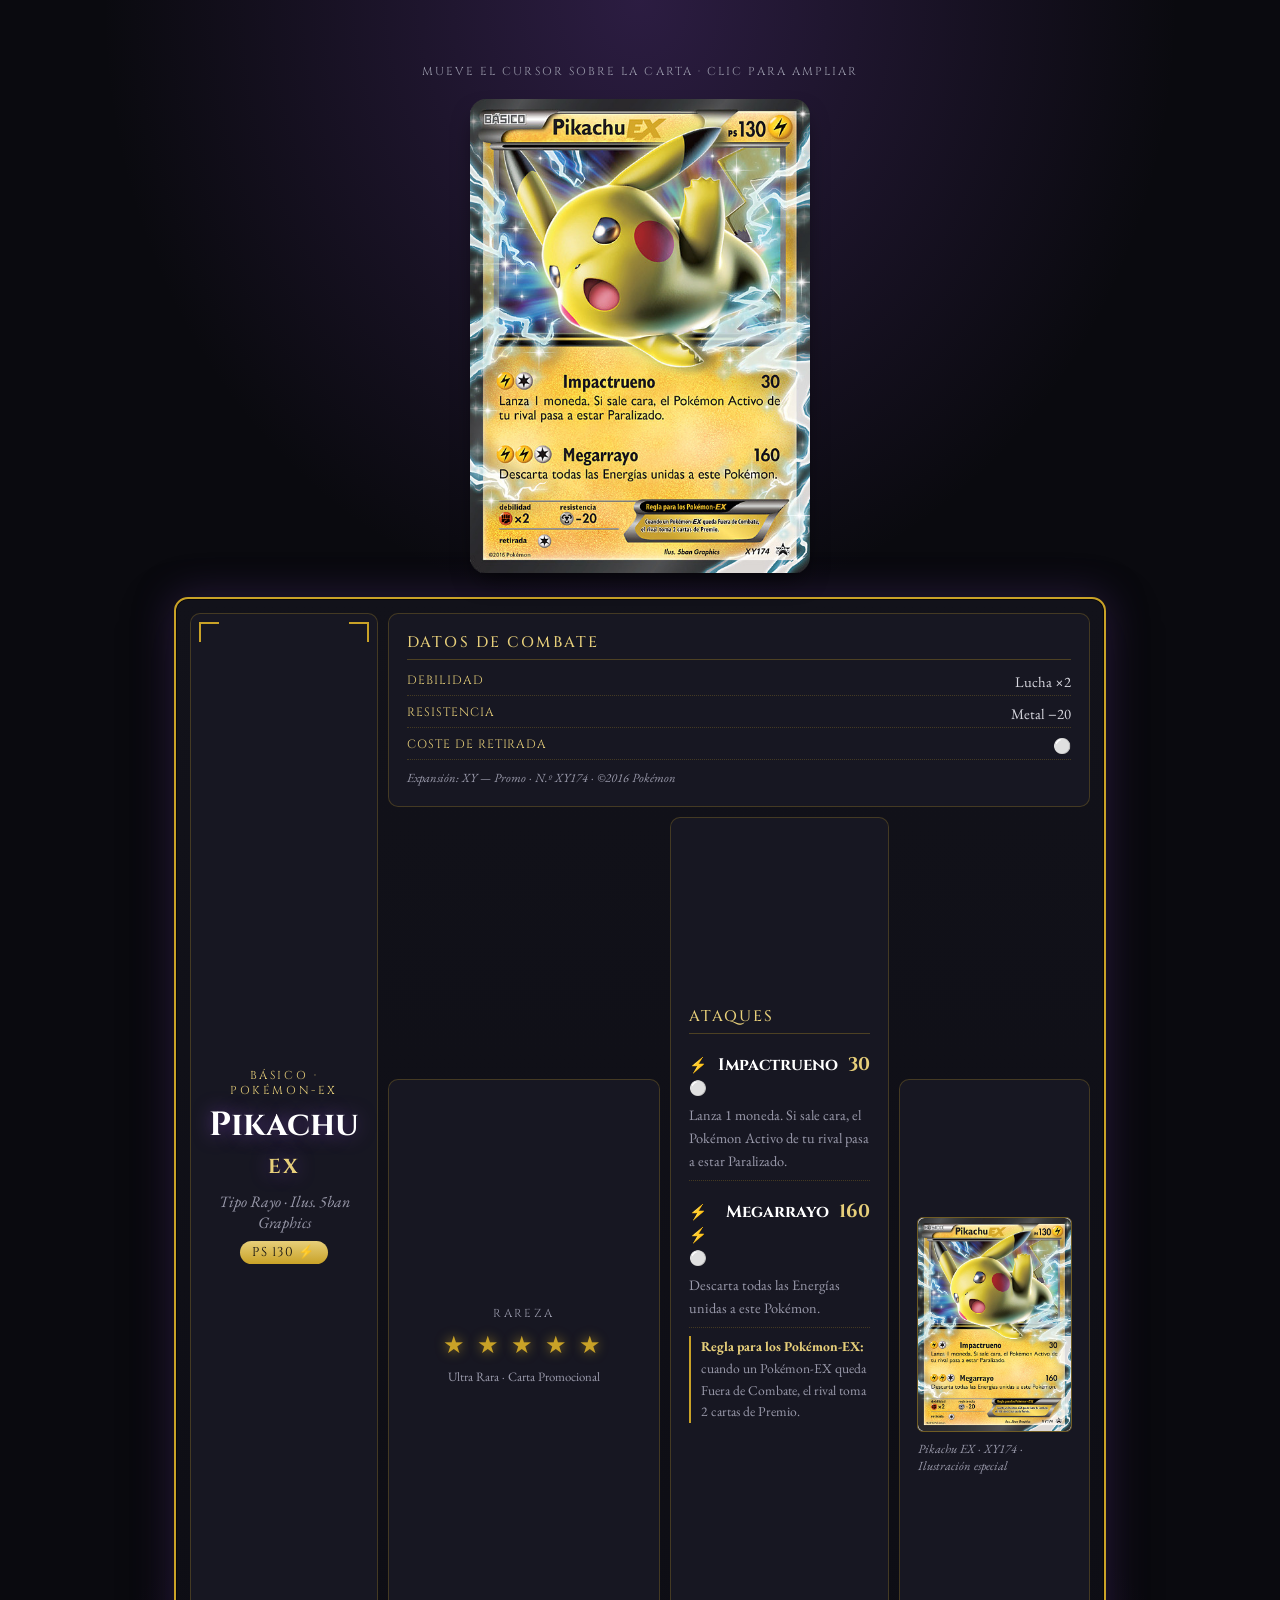
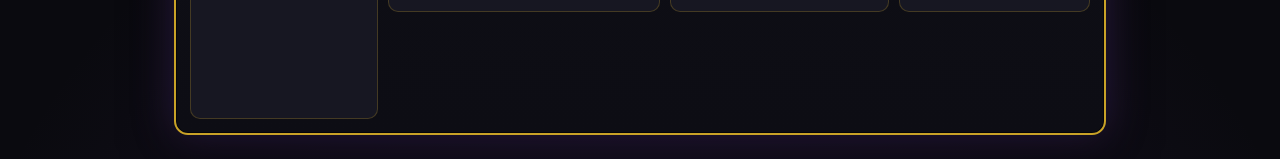
<file: cod-pokemon/index.html>
<!DOCTYPE html>
<html lang="es">
<head>
  <meta charset="UTF-8">
  <meta name="viewport" content="width=device-width, initial-scale=1.0">
  <title>Pikachu EX · Carta JCC Pokémon</title>
  <link rel="preconnect" href="https://fonts.googleapis.com">
  <link rel="preconnect" href="https://fonts.gstatic.com" crossorigin>
  <link
    href="https://fonts.googleapis.com/css2?family=Cinzel:wght@500;700&family=EB+Garamond:ital@0;1&display=swap"
    rel="stylesheet">
  <link rel="stylesheet" href="styles.css">
</head>
<body>

  <!--
    El HTML es UNO SOLO para las dos versiones (móvil y web).
    Las media queries no cambian el contenido ni la estructura:
    solo cambian CÓMO se acomoda ese mismo contenido en el espacio.

    Contenido: datos de la carta "Pikachu EX" (JCC Pokémon, XY Promo 174).
    Tema visual inspirado en la galería "Tinieblas Umbrías" (Pitch Black).
  -->

  <!--
    Carta holográfica interactiva.
    Animaciones y efecto "foil" adaptados de github.com/simeydotme/pokemon-cards-css
    (MIT). script.js traduce la posición del puntero a variables CSS.
  -->
  <div class="holo-stage">
    <p class="holo-stage__hint">Mueve el cursor sobre la carta · clic para ampliar</p>

    <div class="card lightning interactive"
         data-rarity="rare holo"
         data-subtypes="basic">
      <div class="card__translater">
        <button type="button" class="card__rotator" aria-label="Carta Pikachu EX, XY Promo 174">
          <img class="card__front"
               src="img/pikachu-ex.jpg"
               width="660" height="921"
               alt="Carta Pikachu EX del JCC Pokémon, ilustración de 5ban Graphics">
          <div class="card__shine" aria-hidden="true"></div>
          <div class="card__glare" aria-hidden="true"></div>
        </button>
      </div>
    </div>
  </div>

  <div class="container">

    <div class="Header">
      <span class="corner corner--tl" aria-hidden="true"></span>
      <span class="corner corner--tr" aria-hidden="true"></span>
      <p class="kicker">Básico · Pokémon-EX</p>
      <h1>Pikachu <span class="ex">EX</span></h1>
      <p class="sci">Tipo Rayo · Ilus. 5ban Graphics</p>
      <span class="hp" aria-label="Puntos de vida">PS 130 ⚡</span>
    </div>

    <div class="Image">
      <img
        src="img/pikachu-ex.jpg"
        alt="Carta Pikachu EX del JCC Pokémon, XY Promo 174, ilustración de 5ban Graphics">
      <figcaption>Pikachu EX · XY174 · Ilustración especial</figcaption>
    </div>

    <div class="Description">
      <h2>Ataques</h2>

      <div class="attack">
        <p class="attack__head">
          <span class="cost" aria-label="Coste: 1 Rayo, 1 Incoloro">⚡ ⚪</span>
          <span class="attack__name">Impactrueno</span>
          <span class="attack__dmg">30</span>
        </p>
        <p class="attack__text">
          Lanza 1 moneda. Si sale cara, el Pokémon Activo de tu rival pasa a
          estar Paralizado.
        </p>
      </div>

      <div class="attack">
        <p class="attack__head">
          <span class="cost" aria-label="Coste: 2 Rayo, 1 Incoloro">⚡ ⚡ ⚪</span>
          <span class="attack__name">Megarrayo</span>
          <span class="attack__dmg">160</span>
        </p>
        <p class="attack__text">
          Descarta todas las Energías unidas a este Pokémon.
        </p>
      </div>

      <p class="rule">
        <strong>Regla para los Pokémon-EX:</strong> cuando un Pokémon-EX queda
        Fuera de Combate, el rival toma 2 cartas de Premio.
      </p>
    </div>

    <div class="Located">
      <h2>Datos de combate</h2>
      <ul class="stats">
        <li><span>Debilidad</span> Lucha ×2</li>
        <li><span>Resistencia</span> Metal −20</li>
        <li><span>Coste de retirada</span> ⚪</li>
      </ul>
      <p class="set">Expansión: XY — Promo · N.º XY174 · ©2016 Pokémon</p>
    </div>

    <div class="Stars">
      <p class="stars-label">Rareza</p>
      <div class="rating" aria-label="5 de 5 estrellas">★ ★ ★ ★ ★</div>
      <p class="stars-note">Ultra Rara · Carta Promocional</p>
    </div>

  </div>

  <div class="holo-backdrop" hidden></div>

  <script src="script.js"></script>
</body>
</html>
</file>
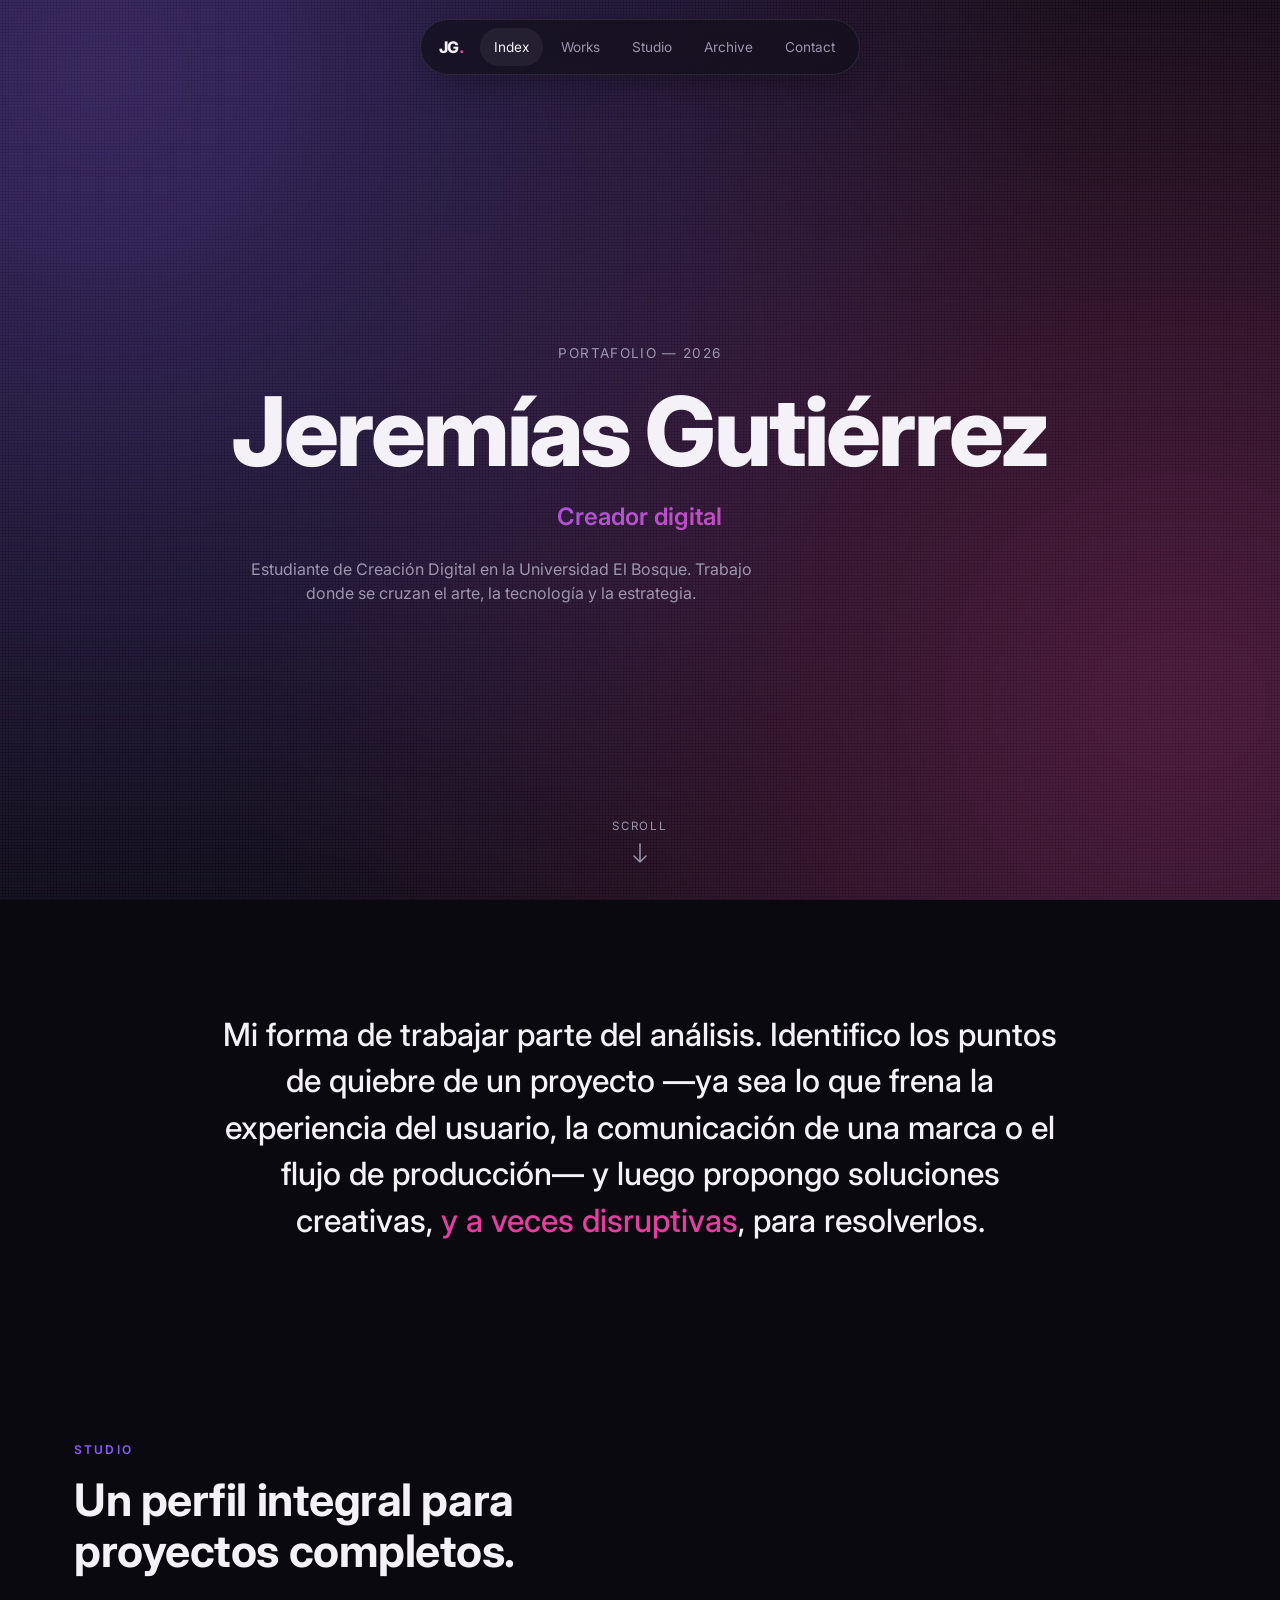
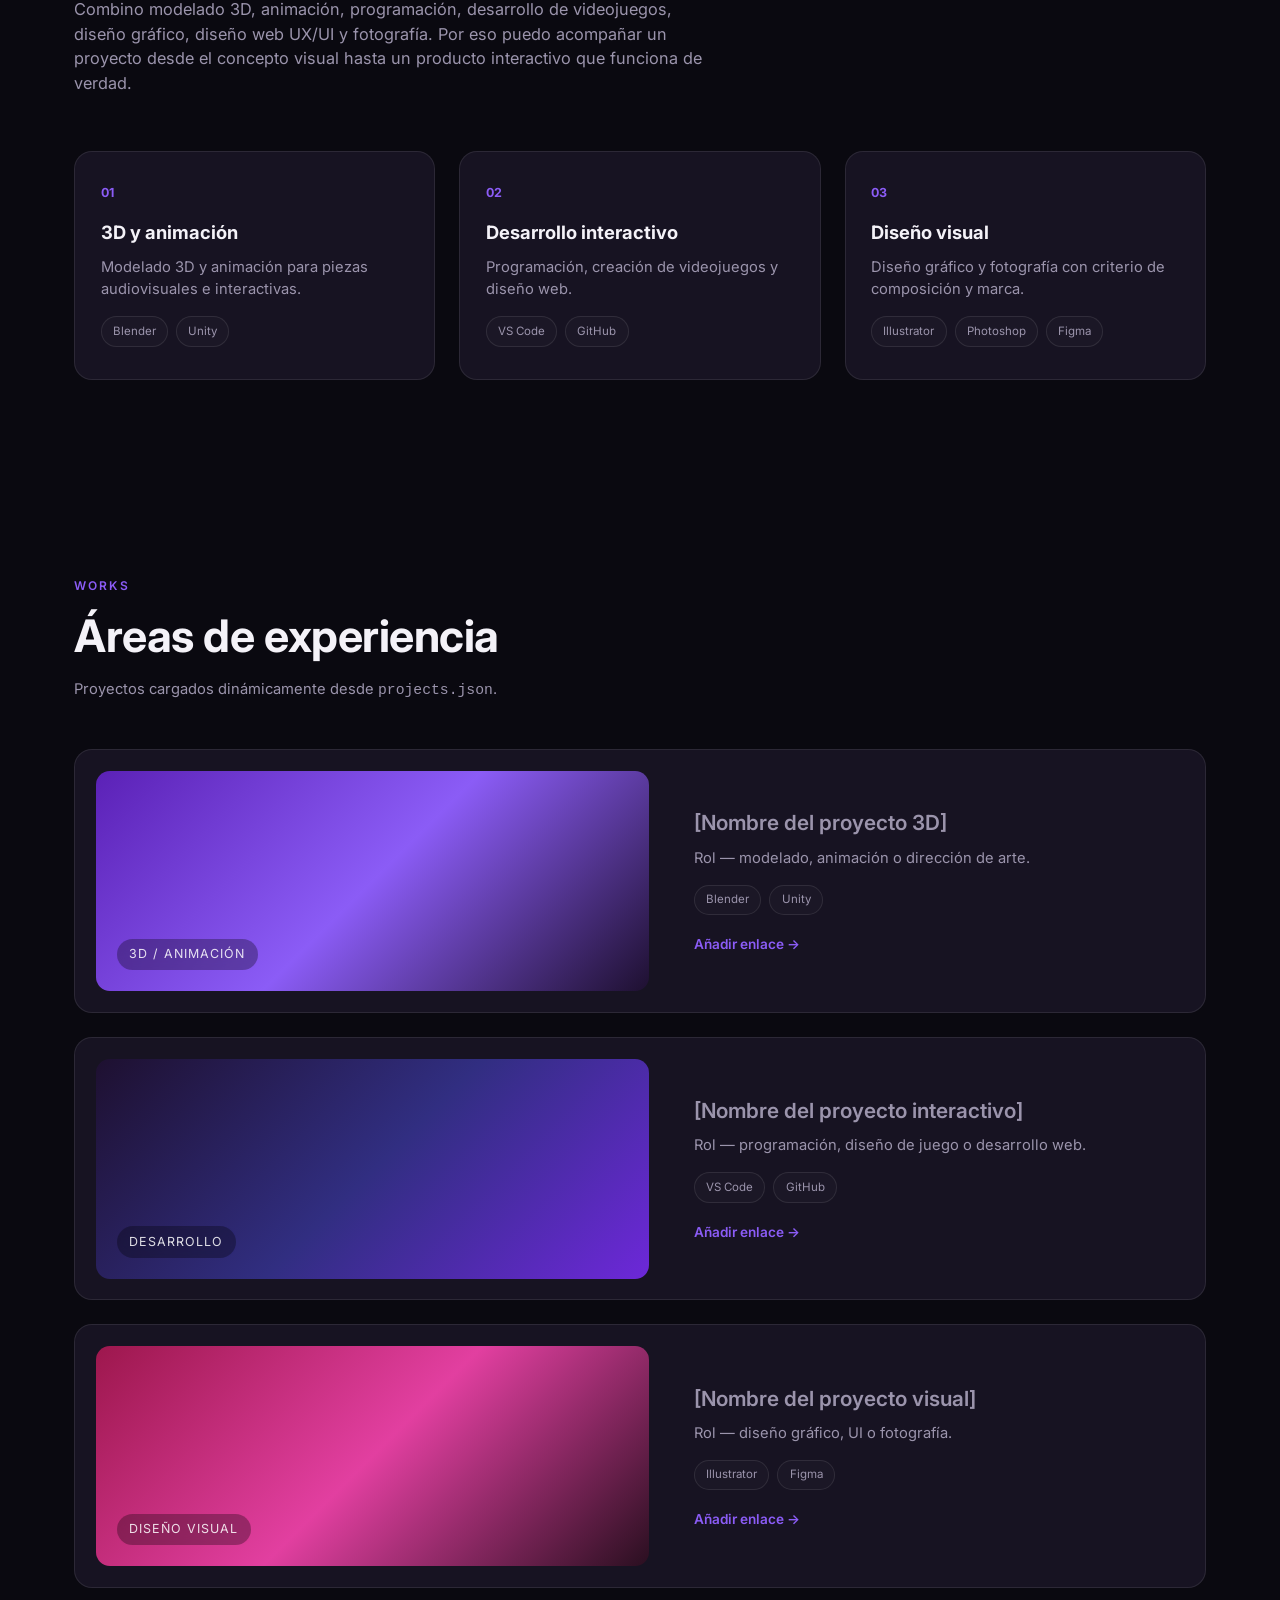
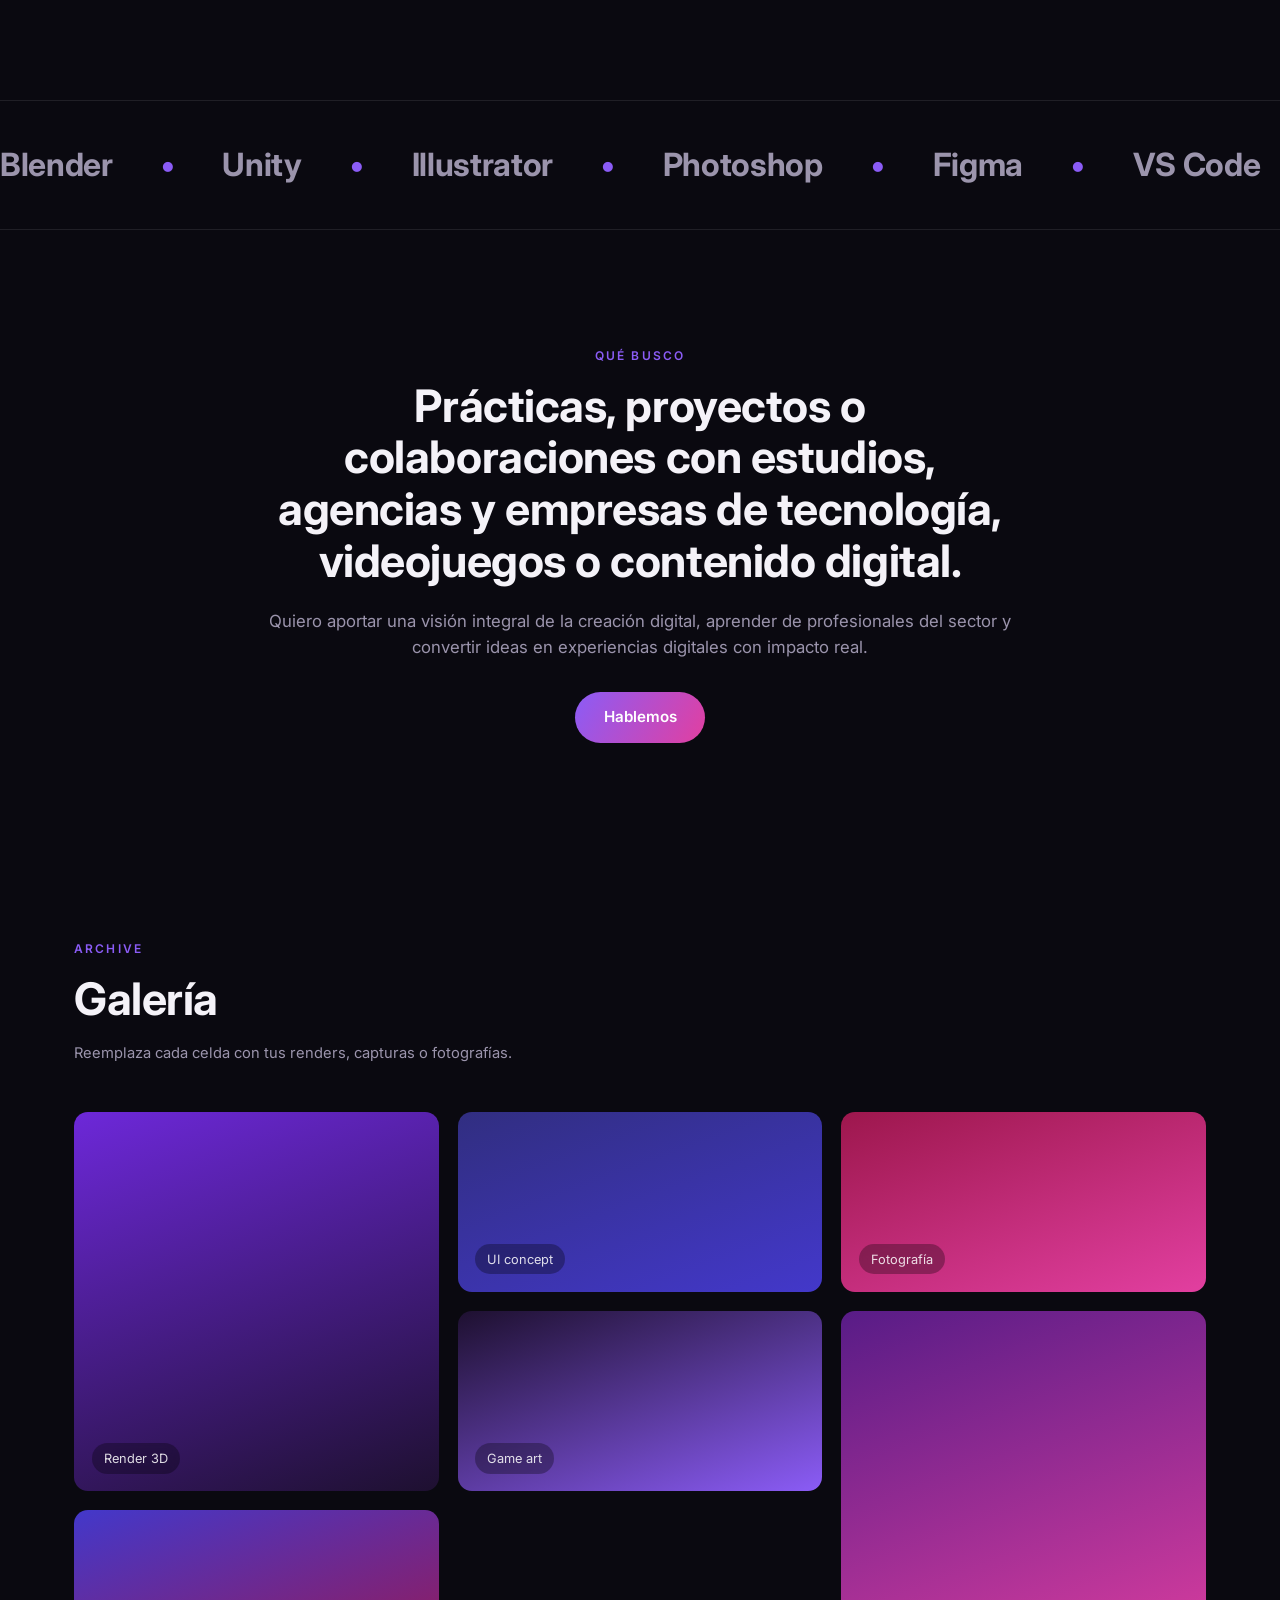
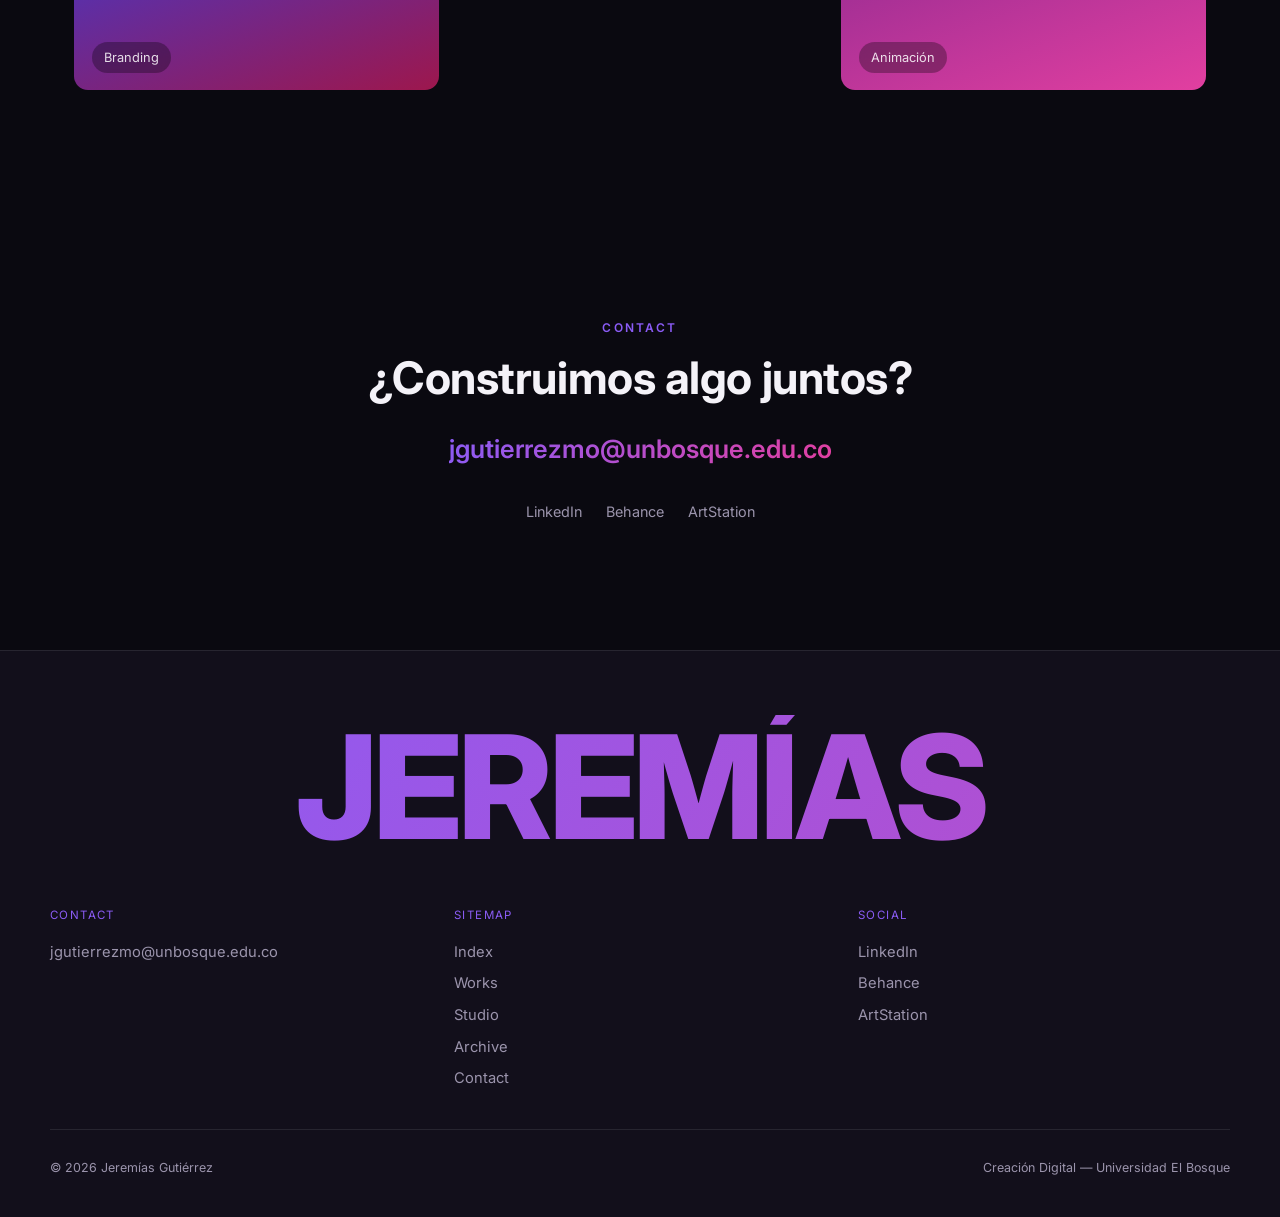
<file: INPUT/clases/Portafolio/index.html>
<!DOCTYPE html>
<html lang="es">
<head>
<meta charset="UTF-8">
<meta name="viewport" content="width=device-width, initial-scale=1.0">
<title>Portafolio</title>
<meta name="description" content="">
<link rel="preconnect" href="https://fonts.googleapis.com">
<link rel="preconnect" href="https://fonts.gstatic.com" crossorigin>
<link href="https://fonts.googleapis.com/css2?family=Inter:wght@400;500;600;700;800&display=swap" rel="stylesheet">
<link rel="stylesheet" href="styles.css">
</head>
<body>

<div class="grain" aria-hidden="true"></div>

<div id="dataError" class="data-error" hidden>
  No se pudo cargar <code>info.json</code> / <code>projects.json</code>. Si abriste este archivo con doble clic
  (protocolo <code>file://</code>), el navegador bloquea esas lecturas por seguridad. Sirve la carpeta con un
  servidor local — por ejemplo la extensión <strong>Live Server</strong> de VS Code, o <code>npx serve</code> —
  y vuelve a cargar la página.
</div>

<header class="nav" id="nav">
  <div class="nav__capsule">
    <a href="#index" class="nav__logo" id="navLogo"></a>
    <nav class="nav__links" id="navLinks"></nav>
    <button class="nav__toggle" id="navToggle" aria-label="Abrir menú" aria-expanded="false">
      <span></span><span></span>
    </button>
  </div>
</header>

<div class="menu" id="mobileMenu">
  <div class="menu__panel" id="menuPanel">
    <div class="menu__handle"></div>
    <div id="menuLinks"></div>
    <div class="menu__footer" id="menuFooter"></div>
  </div>
</div>

<main>

  <section id="index" class="hero">
    <div class="hero__bg"></div>
    <div class="hero__content">
      <p class="hero__eyebrow" id="heroEyebrow"></p>
      <h1 class="hero__title" id="heroTitle"></h1>
      <div class="hero__roles" id="heroRoles" aria-live="polite"></div>
      <p class="hero__subtitle" id="heroSubtitle"></p>
    </div>
    <a href="#manifesto" class="hero__scroll">
      <span>Scroll</span>
      <svg width="14" height="22" viewBox="0 0 14 22" fill="none"><path d="M7 1v18M1 13l6 6 6-6" stroke="currentColor" stroke-width="1.5" stroke-linecap="round" stroke-linejoin="round"/></svg>
    </a>
  </section>

  <section id="manifesto" class="manifesto reveal">
    <p class="manifesto__text" id="manifestoText"></p>
  </section>

  <section id="studio" class="studio">
    <div class="studio__intro reveal">
      <span class="section-tag" id="studioTag"></span>
      <h2 class="section-title" id="studioTitle"></h2>
      <p class="studio__text" id="studioText"></p>
    </div>
    <div class="studio__grid" id="studioGrid"></div>
  </section>

  <section id="works" class="works">
    <div class="works__head reveal">
      <span class="section-tag">Works</span>
      <h2 class="section-title">Áreas de experiencia</h2>
      <p class="works__note">Proyectos cargados dinámicamente desde <code>projects.json</code>.</p>
    </div>
    <div class="works__list" id="worksList"></div>
  </section>

  <section class="marquee reveal">
    <div class="marquee__track" id="marqueeTrack"></div>
  </section>

  <section class="looking">
    <div class="looking__inner reveal">
      <span class="section-tag" id="lookingTag"></span>
      <h2 class="section-title" id="lookingTitle"></h2>
      <p class="looking__text" id="lookingText"></p>
      <a href="#contact" class="btn" id="lookingCta"></a>
    </div>
  </section>

  <section id="archive" class="archive">
    <div class="archive__head reveal">
      <span class="section-tag" id="archiveTag"></span>
      <h2 class="section-title" id="archiveTitle"></h2>
      <p class="works__note" id="archiveNote"></p>
    </div>
    <div class="archive__grid" id="archiveGrid"></div>
  </section>

  <section id="contact" class="contact">
    <div class="contact__inner reveal">
      <span class="section-tag" id="contactTag"></span>
      <h2 class="section-title" id="contactTitle"></h2>
      <a href="#" class="contact__email" id="contactEmail"></a>
      <div class="contact__socials" id="contactSocials"></div>
    </div>
  </section>

</main>

<footer class="footer">
  <a href="#index" class="footer__wordmark" id="footerWordmark"></a>
  <div class="footer__grid">
    <div class="footer__block">
      <span class="footer__label">Contact</span>
      <a href="#" id="footerEmail"></a>
    </div>
    <nav class="footer__block footer__sitemap" id="footerSitemap">
      <span class="footer__label">Sitemap</span>
    </nav>
    <div class="footer__block" id="footerSocial">
      <span class="footer__label">Social</span>
    </div>
  </div>
  <div class="footer__bottom">
    <span id="footerCopyright"></span>
    <span id="footerUniversity"></span>
  </div>
</footer>

<button class="to-top" id="toTop" aria-label="Volver arriba">
  <svg width="16" height="16" viewBox="0 0 16 16" fill="none"><path d="M8 13V3M3 7l5-5 5 5" stroke="currentColor" stroke-width="1.5" stroke-linecap="round" stroke-linejoin="round"/></svg>
</button>

<script src="script.js"></script>
</body>
</html>
</file>
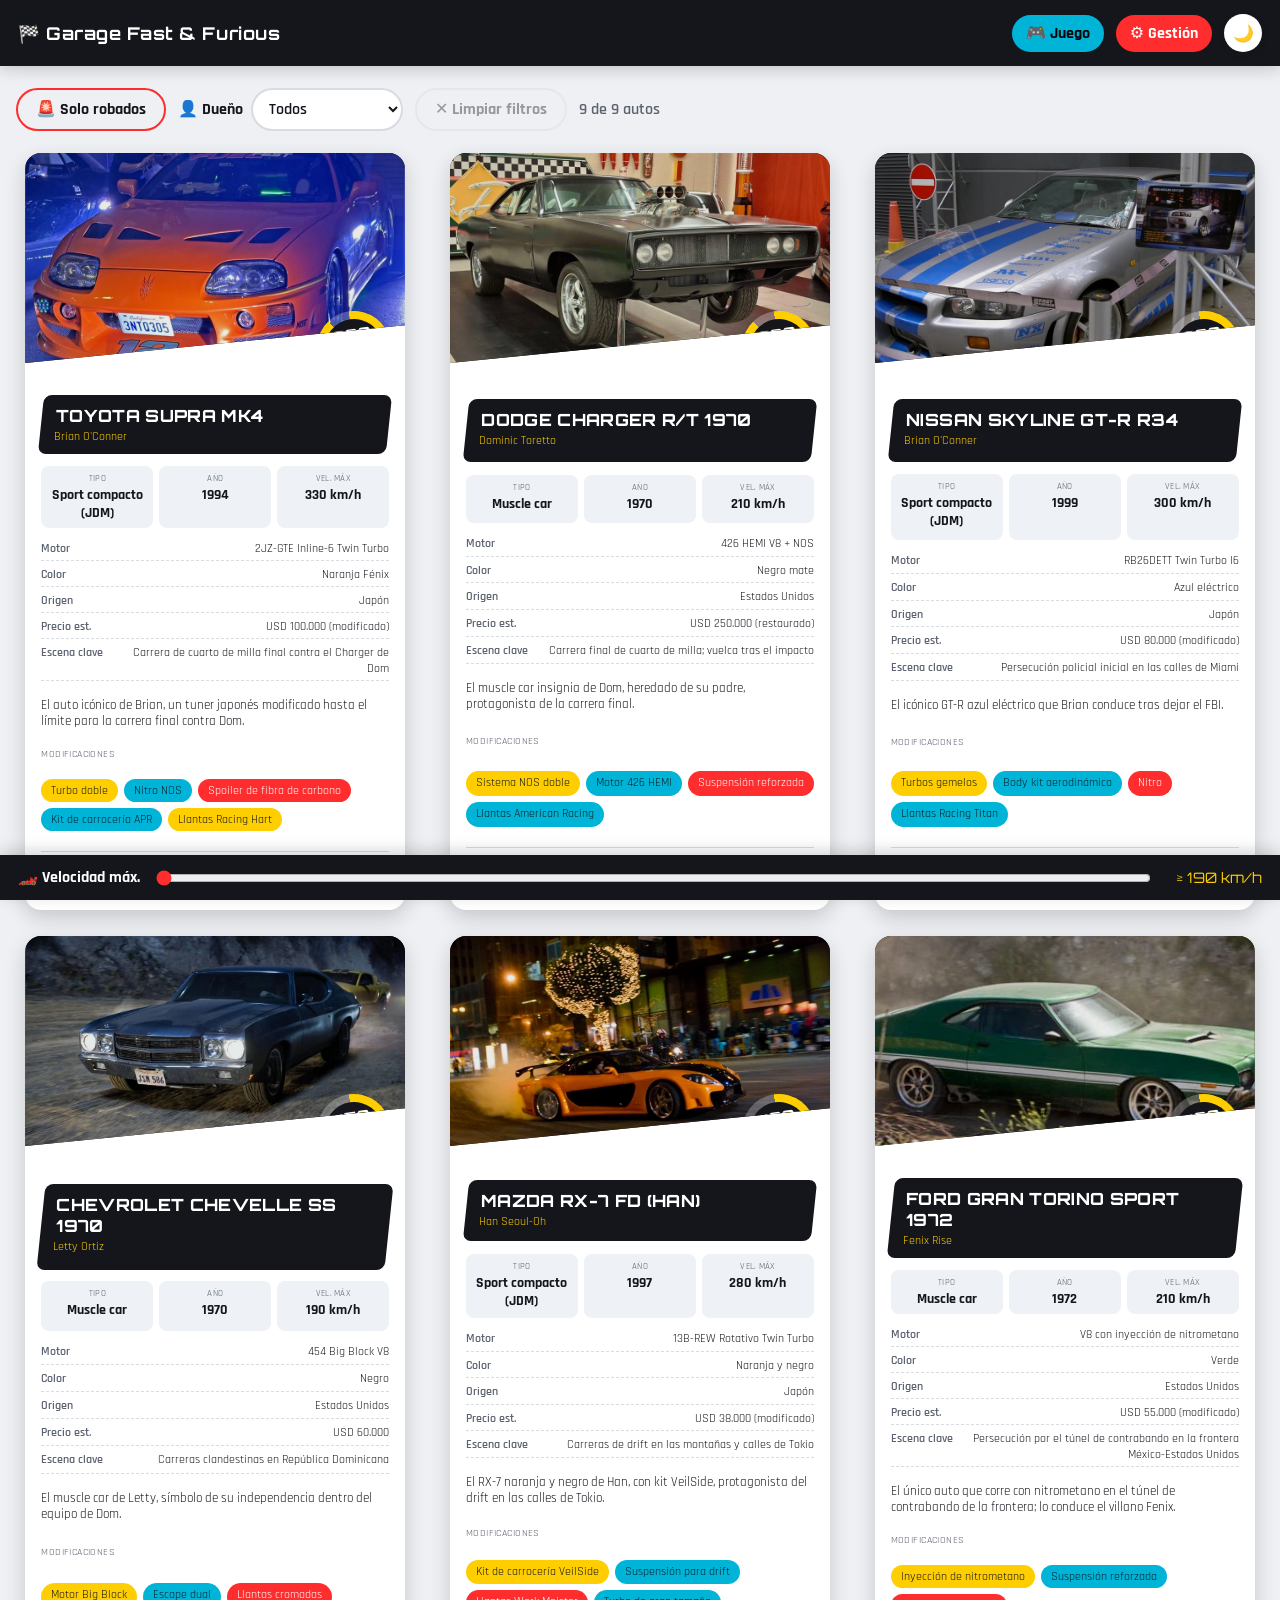
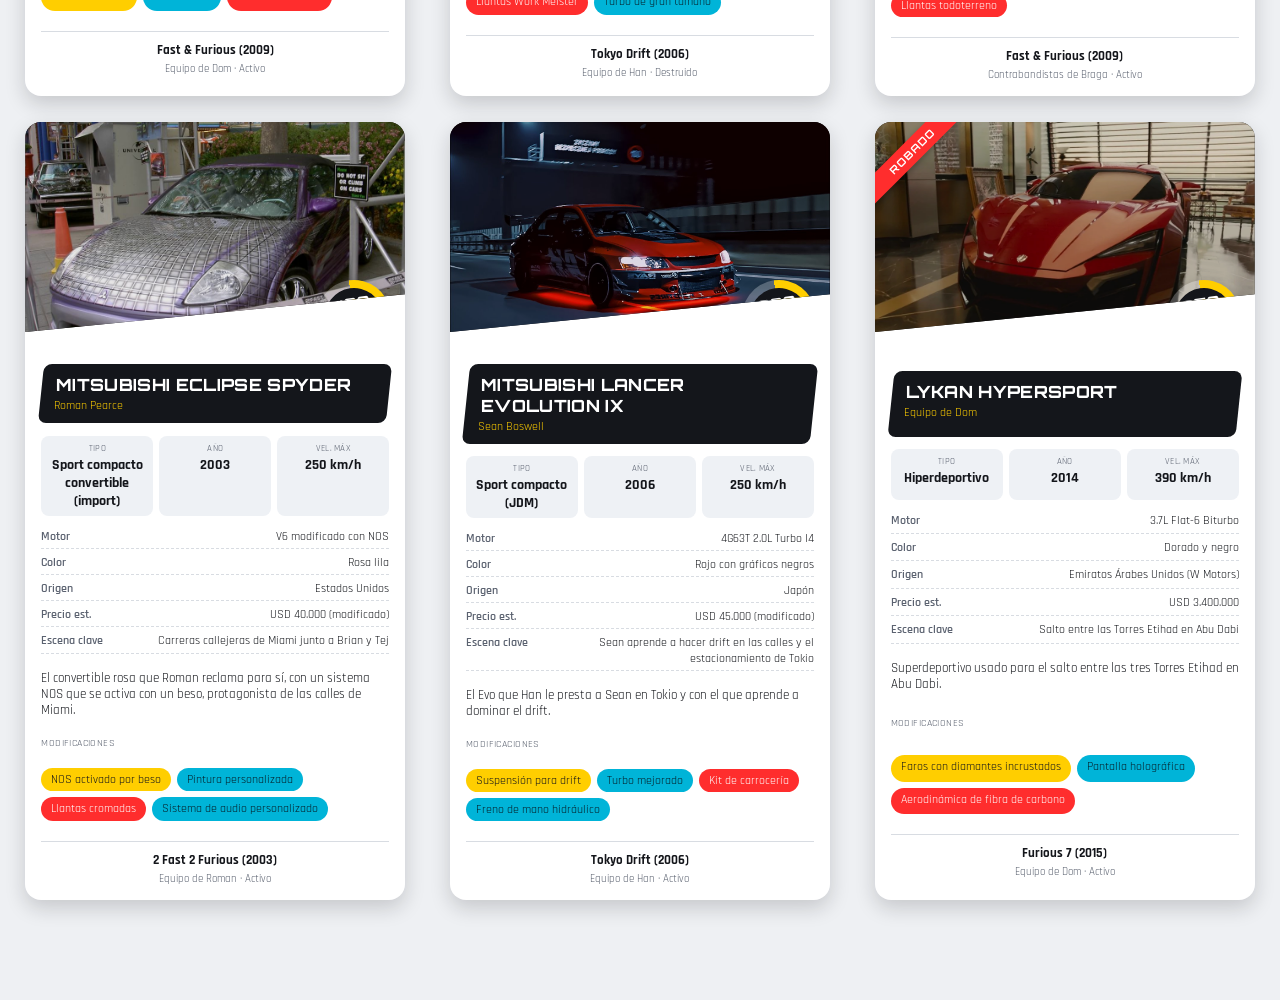
<file: INPUT/clases/proyecto (f&f)/index.html>
<!DOCTYPE html>
<html lang="es">
<head>
    <meta charset="UTF-8">
    <meta name="viewport" content="width=device-width, initial-scale=1.0">
    <title>Garage Fast & Furious</title>

    <!-- Tipografía "Rajdhani": una fuente condensada de estilo racing/tablero
         de instrumentos, distinta a la fuente del sistema que usamos en la
         tarea de superhéroes. Se carga desde Google Fonts. -->
    <link rel="preconnect" href="https://fonts.googleapis.com">
    <link href="https://fonts.googleapis.com/css2?family=Rajdhani:wght@500;600;700&family=Orbitron:wght@700;800&display=swap" rel="stylesheet">

    <link rel="stylesheet" href="styles.css">
</head>
<body>
    <!-- Encabezado fijo con el título del garage y el botón de modo oscuro.
         El texto del botón (🌙/☀️) y el atributo data-theme del <html>
         se controlan desde index.js -->
    <header class="topbar">
        <h1 class="topbar__title">🏁 Garage Fast &amp; Furious</h1>
        <button id="btn-juego" class="topbar__link topbar__link--juego">🎮 Juego</button>
        <a class="topbar__link" href="gestion.html">⚙️ Gestión</a>
        <button id="theme-toggle" class="theme-toggle" aria-label="Cambiar modo oscuro">🌙</button>
    </header>

    <!-- Barra de filtros sobre las cartas. El botón alterna entre ver todos
         los autos y ver solo los robados (lo maneja index.js). -->
    <section class="filtros">
        <button id="filtro-robados" class="filtro-btn" aria-pressed="false">🚨 Solo robados</button>
        <!-- Las opciones (un dueño por opción) las crea index.js a partir de los datos. -->
        <label class="filtro-dueno">
            <span class="filtro-dueno__label">👤 Dueño</span>
            <select id="filtro-dueno" class="filtro-dueno__select">
                <option value="">Todos</option>
            </select>
        </label>
        <button id="limpiar-filtros" class="filtro-limpiar">✕ Limpiar filtros</button>
        <span id="filtro-contador" class="filtro-contador"></span>
    </section>

    <!-- Contenedor vacío: index.js llena esta sección con una ficha (.card)
         por cada objeto del arreglo "autos" -->
    <section class="garage" id="garage"></section>

    <!-- Ventana del juego: carga game.html dentro de un iframe, encima de las
         cartas. El iframe mantiene separados los estilos y el código del
         juego. index.js le pone el src la primera vez que se abre. -->
    <div class="juego-modal" id="juego-modal" hidden>
        <div class="juego-modal__caja">
            <button class="juego-modal__cerrar" id="juego-cerrar" aria-label="Cerrar juego">✕</button>
            <iframe class="juego-modal__iframe" id="juego-iframe" title="Juego Fast &amp; Furious"></iframe>
        </div>
    </div>

    <!-- Barra fija en la parte inferior: el slider filtra por velocidad
         máxima. index.js pone el rango (min/max) según los datos y vuelve
         a pintar las cartas en cada movimiento. -->
    <section class="filtro-velocidad">
        <label for="slider-velocidad" class="filtro-velocidad__label">🏎️ Velocidad máx.</label>
        <input type="range" id="slider-velocidad" class="filtro-velocidad__slider" step="10">
        <output id="valor-velocidad" class="filtro-velocidad__valor" for="slider-velocidad"></output>
    </section>

    <!-- defer: el navegador descarga el script en paralelo pero lo ejecuta
         recién cuando termina de parsear el HTML, así document.getElementById
         ya encuentra el <section id="garage"> -->
    <script src="data.js" defer></script>
    <script src="index.js" defer></script>
</body>
</html>
</file>
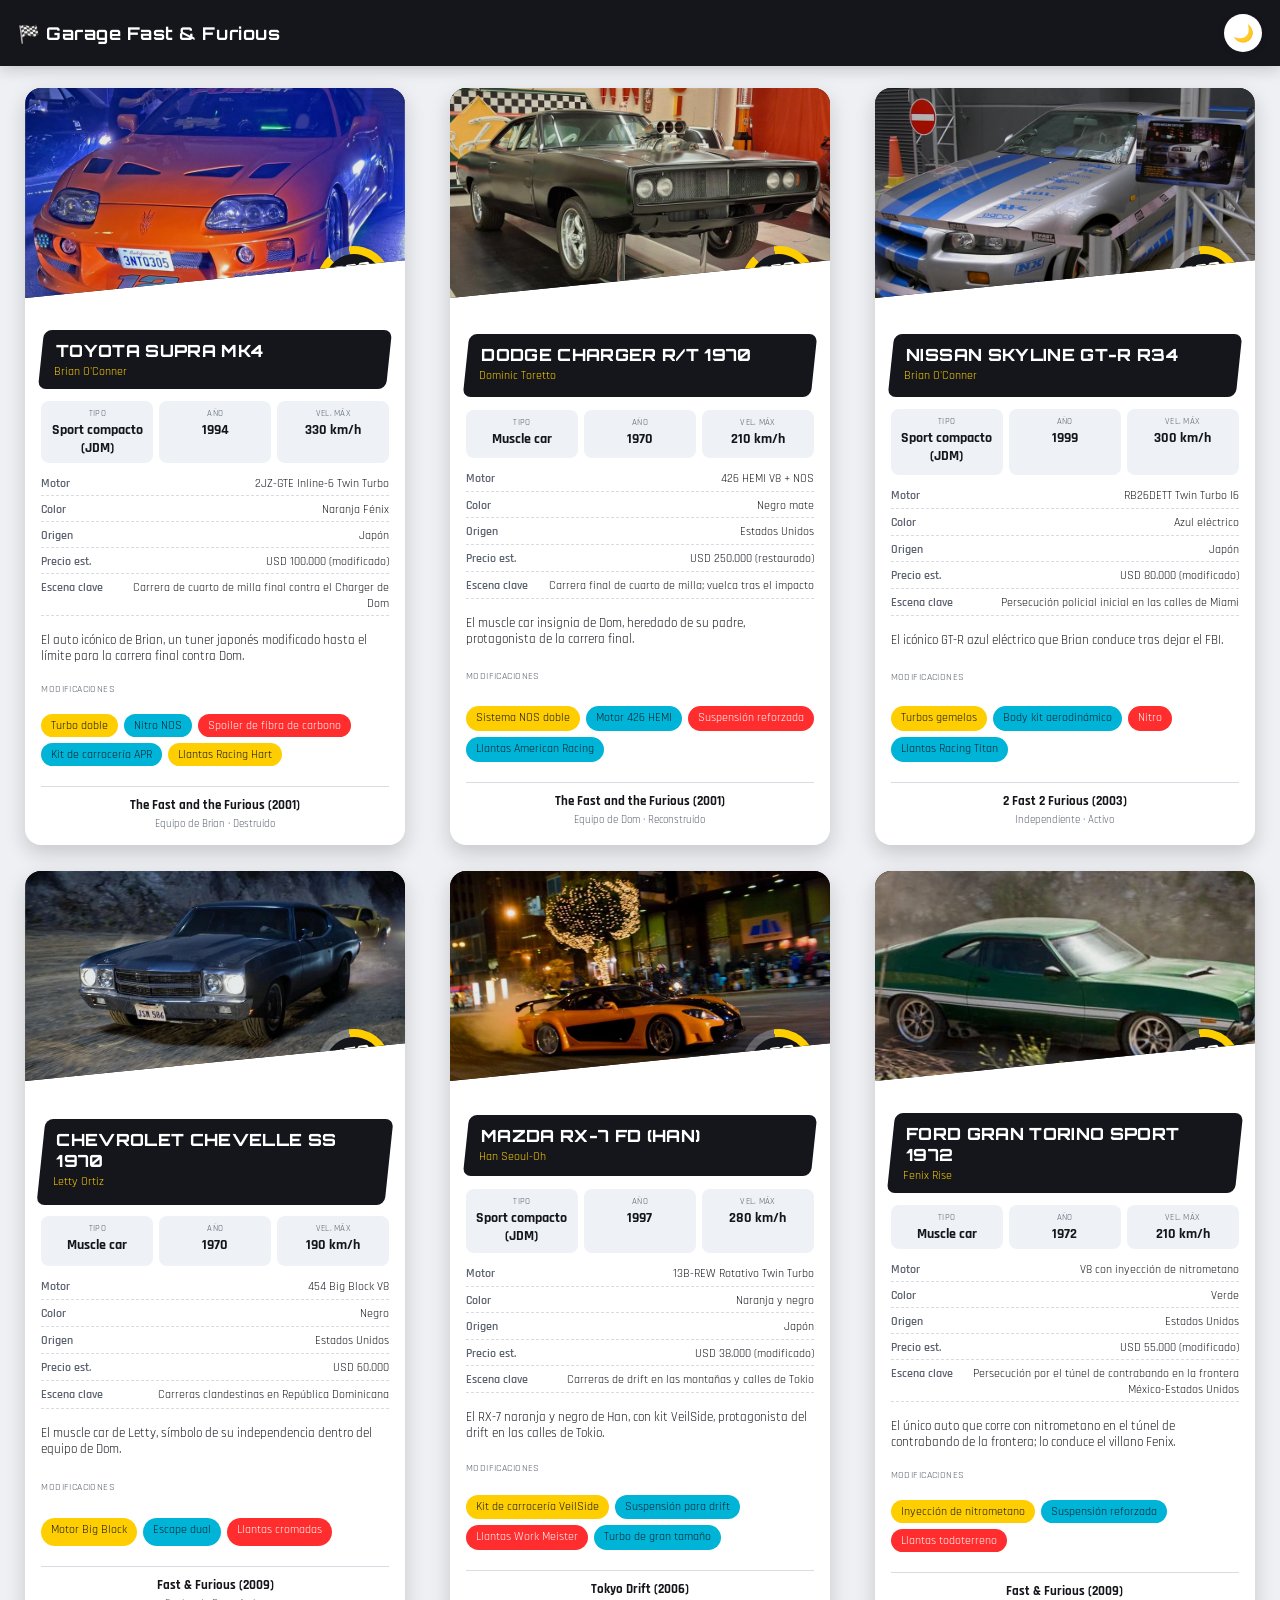
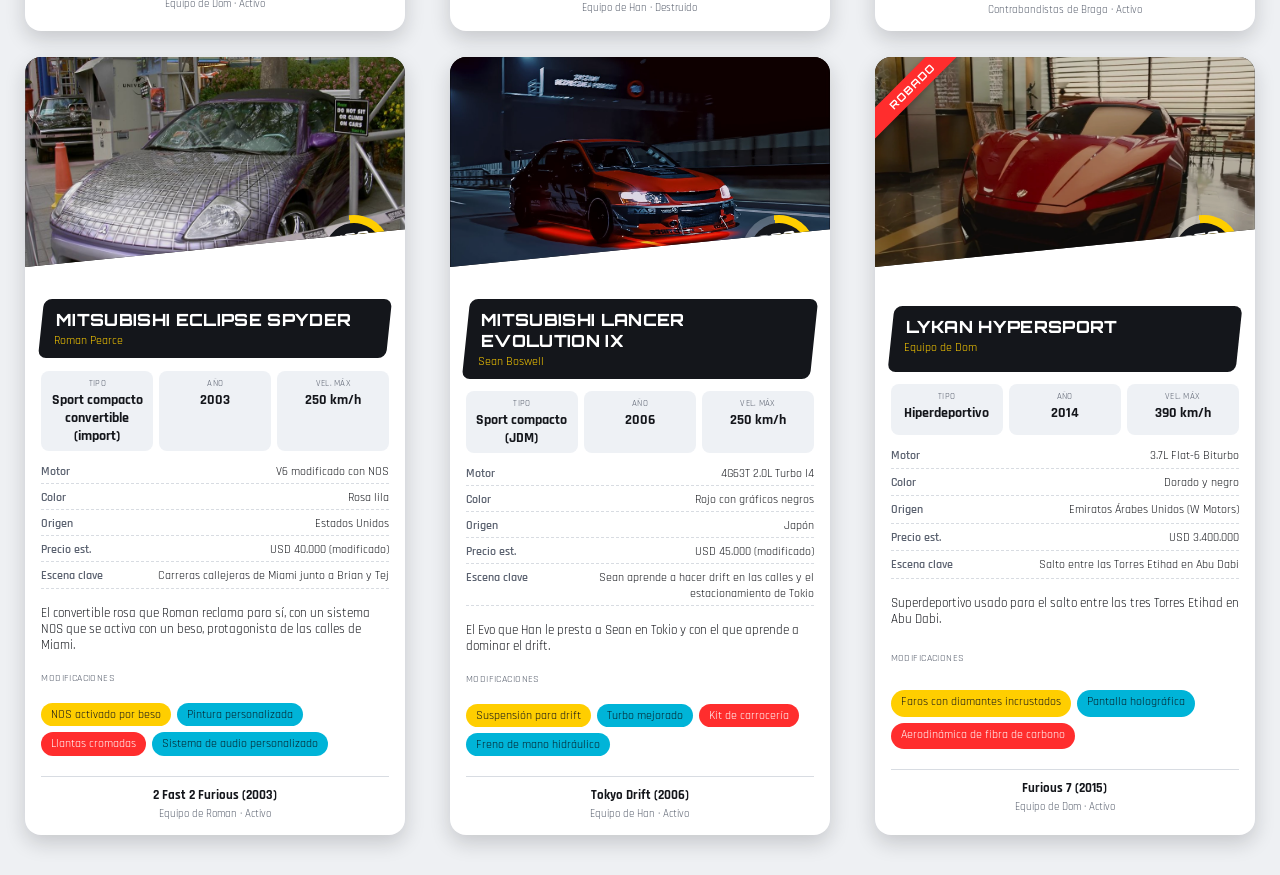
<file: INPUT/clases/css/obj-tarea1/index.html>
<!DOCTYPE html>
<html lang="es">
<head>
    <meta charset="UTF-8">
    <meta name="viewport" content="width=device-width, initial-scale=1.0">
    <title>Garage Fast & Furious</title>

    <!-- Tipografía "Rajdhani": una fuente condensada de estilo racing/tablero
         de instrumentos, distinta a la fuente del sistema que usamos en la
         tarea de superhéroes. Se carga desde Google Fonts. -->
    <link rel="preconnect" href="https://fonts.googleapis.com">
    <link href="https://fonts.googleapis.com/css2?family=Rajdhani:wght@500;600;700&family=Orbitron:wght@700;800&display=swap" rel="stylesheet">

    <link rel="stylesheet" href="styles.css">
</head>
<body>
    <!-- Encabezado fijo con el título del garage y el botón de modo oscuro.
         El texto del botón (🌙/☀️) y el atributo data-theme del <html>
         se controlan desde index.js -->
    <header class="topbar">
        <h1 class="topbar__title">🏁 Garage Fast &amp; Furious</h1>
        <button id="theme-toggle" class="theme-toggle" aria-label="Cambiar modo oscuro">🌙</button>
    </header>

    <!-- Contenedor vacío: index.js llena esta sección con una ficha (.card)
         por cada objeto del arreglo "autos" -->
    <section class="garage" id="garage"></section>

    <!-- defer: el navegador descarga el script en paralelo pero lo ejecuta
         recién cuando termina de parsear el HTML, así document.getElementById
         ya encuentra el <section id="garage"> -->
    <script src="index.js" defer></script>
</body>
</html>
</file>
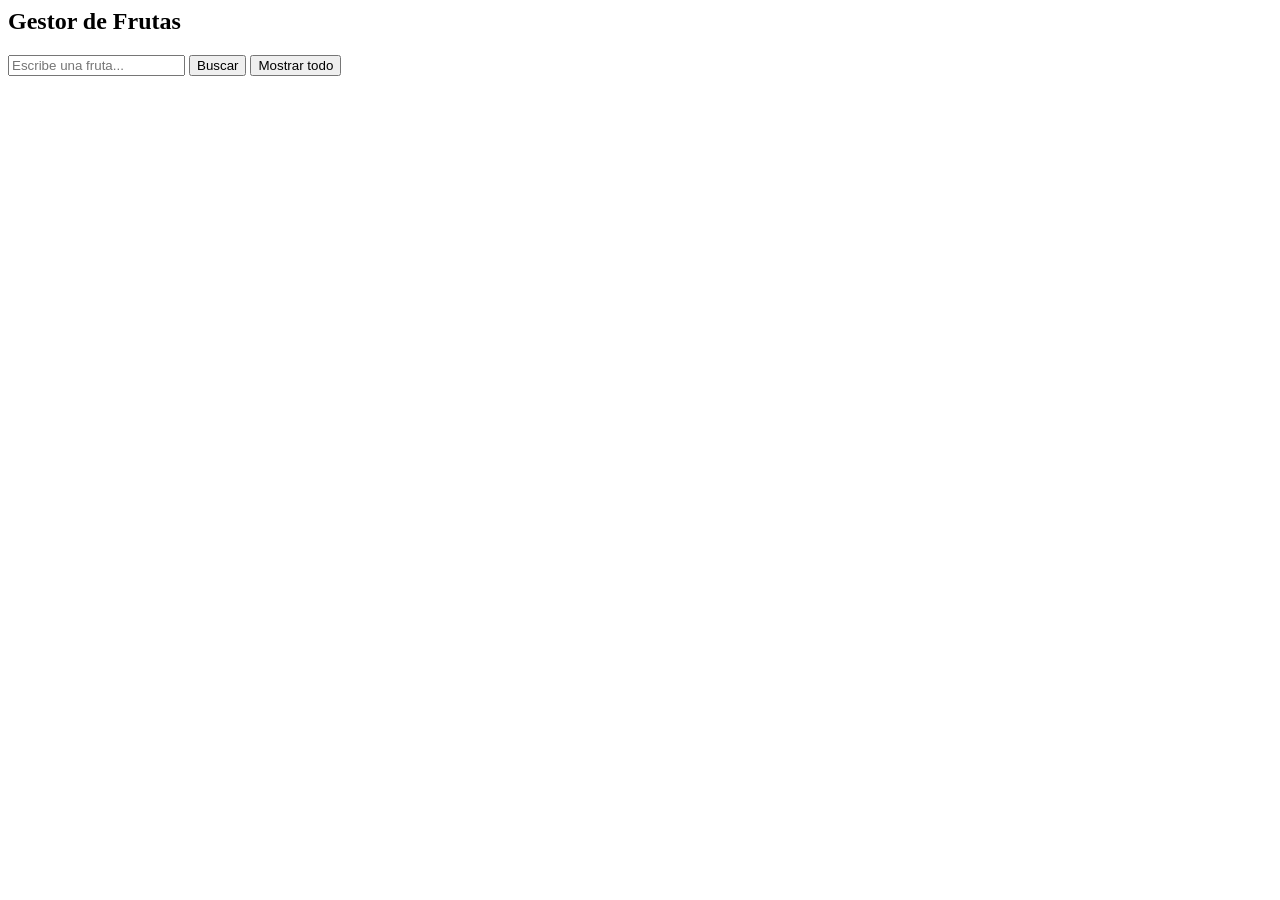
<file: INPUT/clases/arrays/arr1.html>
<body>
  <h2>Gestor de Frutas</h2>

  <input type="text" id="campo" placeholder="Escribe una fruta...">
  <button onclick="buscar()">Buscar</button>
  <button onclick="mostrarTodo()">Mostrar todo</button>

  <p id="resultado"></p>
  <ul id="lista"></ul>

  <script>
    let frutas = ["manzana","pera","uva","mango",
                  "piña","fresa","melon","kiwi",
                  "naranja","limon","papaya","banano"];

    function mostrarMensaje(texto) {
      document.getElementById("resultado").textContent = texto;
    }

    function obtenerValor() {
      let val = document.getElementById("campo").value.trim().toLowerCase();
      if (val === "") {
        mostrarMensaje("El campo no puede estar vacio.");
        return null;
      }
      return val;
    }

    function buscar() {
      let val = obtenerValor();
      if (!val) return;
      let indice = frutas.indexOf(val);
      if (indice !== -1) {
        mostrarMensaje("Encontrada en posicion " + indice + ".");
      } else {
        mostrarMensaje("No esta en la lista.");
      }
    }

    function mostrarTodo() {
      let lista = document.getElementById("lista");
      lista.innerHTML = "";
      frutas.forEach(function(fruta, i) {
        lista.innerHTML += "<li>" + (i + 1) + ". " + fruta + "</li>";
      });
      mostrarMensaje("Lista actualizada — " + frutas.length + " frutas.");
    }
  </script>
</body>
</file>
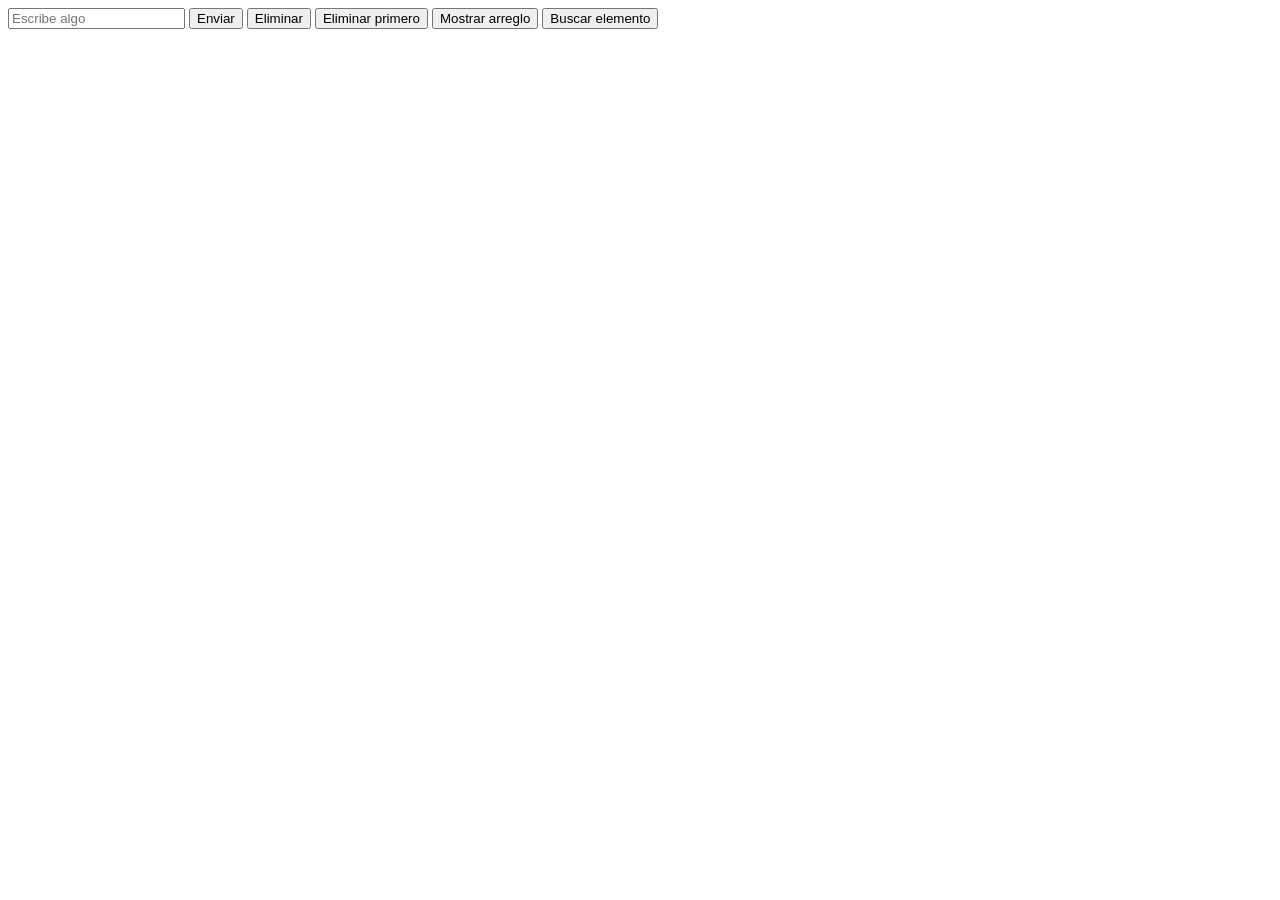
<file: INPUT/clases/arrays/arr2ejemplo.html>
<!DOCTYPE html>
<html lang="es">
<head>
	<meta charset="UTF-8">
	<meta name="viewport" content="width=device-width, initial-scale=1.0">
	<title>Input y botón</title>
</head>
<body>
	<input type="text" id="texto" placeholder="Escribe algo">
	<button id="boton" type="button">Enviar</button>
    <button id="boton2">Eliminar</button>
    <button id="boton3">Eliminar primero</button>
    <button id="boton4" type="button">Mostrar arreglo</button>
    <button id="boton5" type="button">Buscar elemento</button>
    <p id="resultado"></p>
    <ul id="lista"></ul>

	<script>
        let arr = ["manzana", "pera", "uva", "mango", 
            "piña", "fresa", "melón", "kiwi", 
            "naranja", "limón", "papaya", "banano"];

		const inputTexto = document.getElementById("texto");
		const boton = document.getElementById("boton");
        const boton2 = document.getElementById("boton2");
        const boton3 = document.getElementById("boton3");
        const boton4 = document.getElementById("boton4");
        const boton5 = document.getElementById("boton5");
       
        const resultado = document.getElementById("resultado");
        const lista = document.getElementById("lista");
        
        console.log("input:", inputTexto.value);
        boton.addEventListener("click", function() {
            console.log("valor del input:", inputTexto.value.trim().toLowerCase());
            resultado.textContent = "Valor ingresado: " + inputTexto.value.trim().toLowerCase();
        //agregar el valor ingresado al arreglo al final
        arr.push(inputTexto.value.trim().toLowerCase());    
        //agregar el valor ingresado al arreglo al inicio
        //arr.unshift(inputTexto.value.trim().toLowerCase());    
        });

        function eliminarUltimo() {
            
            if (arr.length > 0) {
                const eliminado = arr.pop();
                resultado.textContent = "Elemento eliminado: " + eliminado;
            } else {
                resultado.textContent = "El arreglo está vacío.";
            }
        }

        function eliminarPrimero() {
            if (arr.length > 0) {
                const eliminado = arr.shift();
                resultado.textContent = "Elemento eliminado: " + eliminado;
                mostrarArreglo();
            } else {
                resultado.textContent = "El arreglo está vacío.";
            }
        }

        function mostrarArreglo() {
            lista.innerHTML = "";
            arr.forEach(function(item) {
                const elementoLista = document.createElement("li");
                elementoLista.textContent = item;
                lista.appendChild(elementoLista);
            });
        }

        boton2.addEventListener("click", eliminarUltimo);
        boton3.addEventListener("click", eliminarPrimero);
        boton4.addEventListener("click", mostrarArreglo);
        boton5.addEventListener("click", buscarElemento);

       
        function buscarElemento() {
            const valorBuscado = inputTexto.value.trim().toLowerCase();
            const indice = arr.indexOf(valorBuscado);
            if (indice !== -1) {
                resultado.textContent = "Elemento encontrado en la posición: " + indice;
            } else {
                resultado.textContent = "Elemento no encontrado en el arreglo.";
            }
        }

	</script>
</body>
</html>
</file>
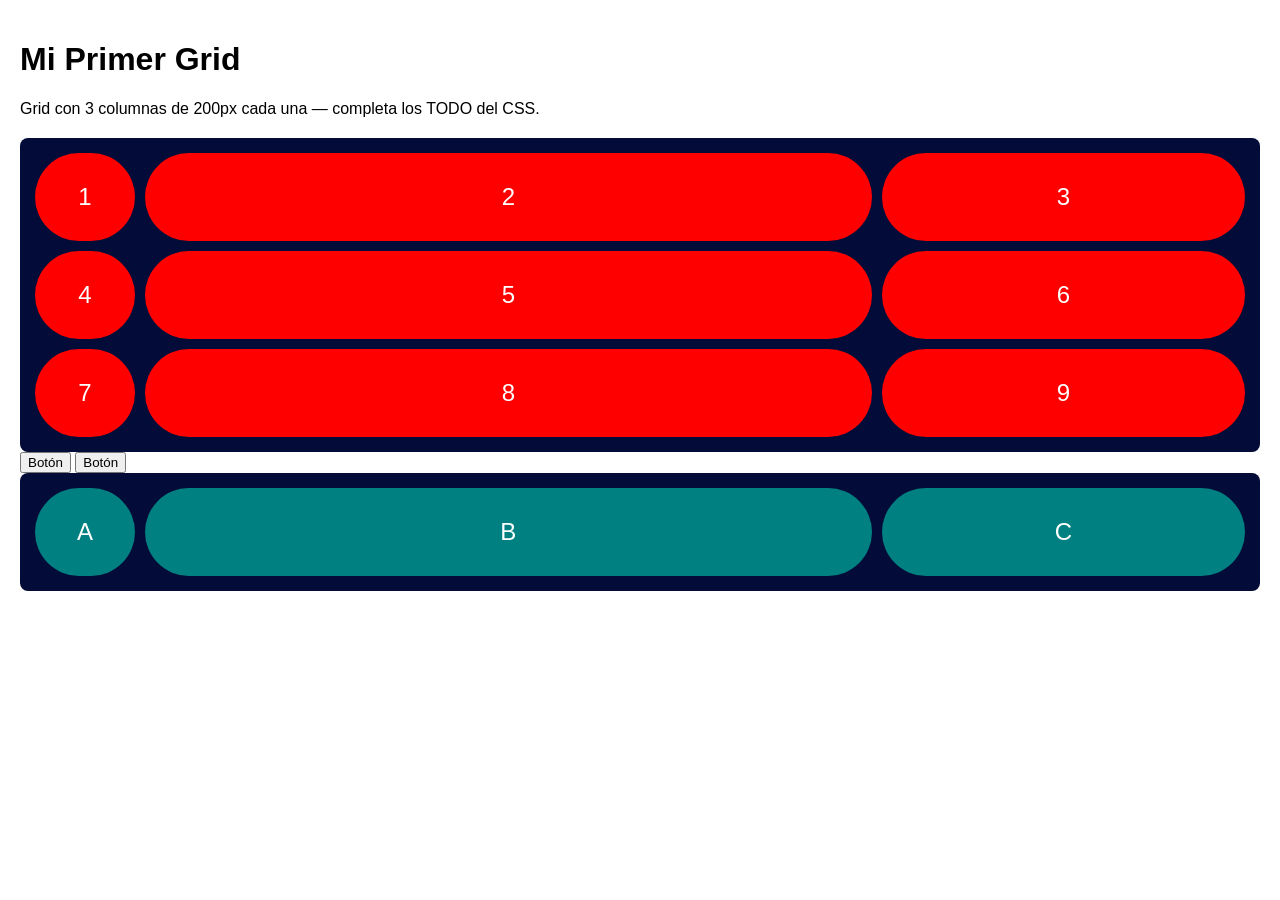
<file: INPUT/clases/css/1.html>
<!DOCTYPE html>
<html lang="es">
<head>
  <meta charset="UTF-8">
  <meta name="viewport" content="width=device-width, initial-scale=1.0">
  <title>Estado 2 — Grid Básico (para completar en clase)</title>
  <style>
    body {
      margin: 0;
      font-family: Arial, sans-serif;
      padding: 20px;
    }
body.dark-mode {
  background-color: #333;
}
    /* ==========================================
       ESTADO 2 — Grid Básico (SIN RESOLVER a propósito)
       Este es el punto de partida para escribirlo en vivo en clase.
       Sigue los TODO en orden — cada uno agrega UNA propiedad de la
       tabla "Propiedades del contenedor" del recurso de Grid/Flexbox
       (semana_03_recurso_css_grid_flexbox_tailwind.md).
    ========================================== */
    .grid-container {
      /* TODO 1: activa Grid en este contenedor.
         Propiedad: display
         Valor: grid
      */
      
      display: grid ;
      
      /* TODO 2: define 3 columnas de 200px cada una.
         Propiedad: grid-template-columns
         Pista: puedes escribir "200px 200px 200px" a mano,
         o usar el atajo repeat(3, 200px) — ambos hacen lo mismo.
      */
      grid-template-columns: 100px 2fr 1fr;
      
      /* TODO 3: agrega espacio entre las celdas, sin usar márgenes.
         Propiedad: gap
         Valor sugerido: 15px
      */
      
       gap:10px;
      
      @media (min-width: 500px) {
      .grid-item {
        background-color: black; 
        }
       }
      
       @media (min-width: 700px) {
      .grid-item {
        border-radius: 50px;
        background-color: red;
        }
       }

       @media (min-width: 500px) {
      .grid-item-2 {
        background-color: navy;
        }
       }

       @media (min-width: 700px) {
      .grid-item-2 {
        border-radius: 50px;
        background-color: teal;
        }
       }

      background-color: #030C38;
      padding: 15px;
      border-radius: 8px;
    }

    .grid-item {
      background-color: #F2C94C;
      color: white;
      padding: 30px;
      text-align: center;
      font-size: 1.5rem;
      border-radius: 6px;
    }

    .grid-item-2 {
      background-color: #2F80ED;
      color: white;
      padding: 30px;
      text-align: center;
      font-size: 1.5rem;
      border-radius: 6px;
    }

    .grid-item-3 {
      background-color: #EB5757;
      color: white;
      padding: 30px;
      text-align: center;
      font-size: 1.5rem;
      border-radius: 6px;
    }

    /* TODO 4 (opcional, para quien termine antes): alinea el
       contenido de cada celda al centro verticalmente.
       Propiedad: align-items (va en .grid-container, no en .grid-item)
       Valor: center
    */
  </style>
</head>
<body>
  <h1>Mi Primer Grid</h1>
  <p style="margin: 20px 0;">Grid con 3 columnas de 200px cada una — completa los TODO del CSS.</p>

  <div class="grid-container">
    <div class="grid-item">1</div>
    <div class="grid-item">2</div>
    <div class="grid-item">3</div>
    <div class="grid-item">4</div>
    <div class="grid-item">5</div>
    <div class="grid-item">6</div>
    <div class="grid-item">7</div>
    <div id="item8" class="grid-item">8</div>
    <div id="demo" class="grid-item">9</div>
  </div>

 

  <button id="boton">Botón</button>
  <button id="boton2">Botón</button>

   <div id="caja2" class="grid-container">
    <div class="grid-item-2">A</div>
    <div class="grid-item-2">B</div>
    <div class="grid-item-2">C</div>
  </div>

  <div id="caja3" class="grid-container">
    <div class="grid-item-3">X</div>
    <div class="grid-item-3">Y</div>
    <div class="grid-item-3">Z</div>
  </div>

  <script>

let demoDiv = document.getElementById("demo");
let btnMsg = document.getElementById("boton");
btnMsg.addEventListener("click", function () {
  demoDiv.textContent = "holis";
});

let btnMsgg = document.getElementById("boton2");
btnMsgg.addEventListener("click", function () {
  document.body.classList.toggle("dark-mode");
  if (document.body.classList.contains("dark-mode")) {
    btnMsgg.textContent = "Modo Claro";
  } else {
    btnMsgg.textContent = "Modo Oscuro";
  }



});

let caja3 = document.getElementById("caja3");
function toggleCaja3() {
  caja3.style.display = window.innerWidth >= 700 ? "none" : "grid";
}
toggleCaja3();
window.addEventListener("resize", toggleCaja3);





  </script>
</body>
</html>
</file>
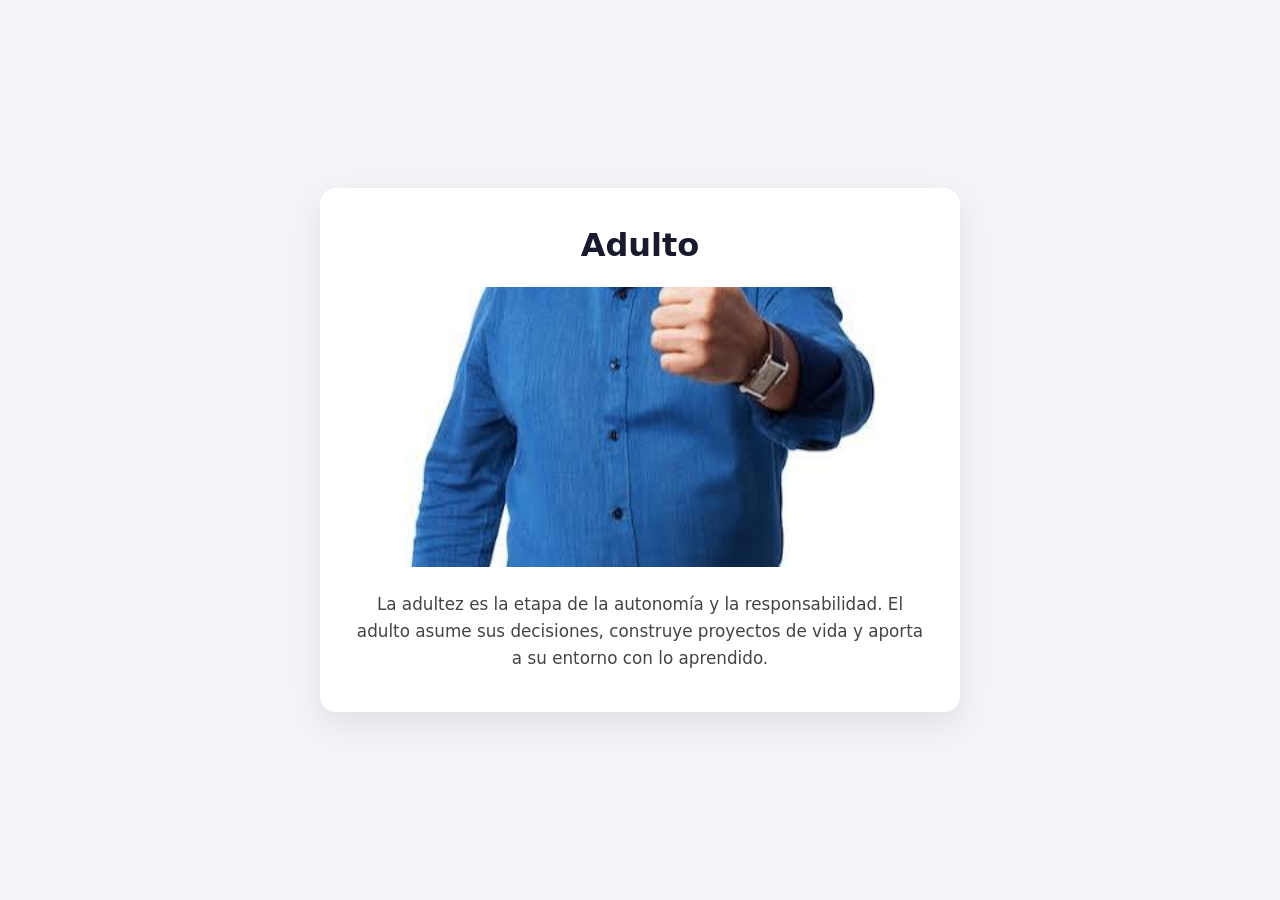
<file: INPUT/clases/css/landing-page.html>
<!DOCTYPE html>
<html lang="es">
<head>
  <meta charset="UTF-8">
  <meta name="viewport" content="width=device-width, initial-scale=1.0">
  <title>Las etapas del ser humano</title>
  <style>
    * {
      margin: 0;
      padding: 0;
      box-sizing: border-box;
    }

    body {
      font-family: system-ui, -apple-system, "Segoe UI", Roboto, sans-serif;
      background-color: #f4f4f8;
      color: #1a1a2e;
      line-height: 1.6;
      display: flex;
      justify-content: center;
      align-items: center;
      min-height: 100vh;
      padding: 24px;
    }

    .landing {
      background-color: #ffffff;
      max-width: 640px;
      width: 100%;
      border-radius: 16px;
      box-shadow: 0 12px 32px rgba(0, 0, 0, 0.08);
      overflow: hidden;
      text-align: center;
    }

    .landing__title {
      font-size: 2rem;
      padding: 32px 24px 16px;
    }

    .landing__image {
      display: block;
      width: 100%;
      height: 280px;
      object-fit: cover;
    }

    .landing__description {
      font-size: 1.05rem;
      color: #444;
      padding: 24px 32px 40px;
    }
  </style>
</head>
<body>
  <main class="landing">
    <h1 class="landing__title">Las etapas del ser humano</h1>

    <img
      class="landing__image"
      src="../../imagenes-landing/nino.jpg"
      alt="Retrato de una persona"
    >

    <p class="landing__description">
      Redimensiona la ventana para recorrer las etapas de la vida: niñez,
      adolescencia y adultez.
    </p>
  </main>

  <script>
    const titulo = document.querySelector(".landing__title");
    const descripcion = document.querySelector(".landing__description");
    const imagen = document.querySelector(".landing__image");

    const etapas = {
      nino: {
        titulo: "Niño",
        descripcion:
          "La infancia es la etapa del juego y el descubrimiento. El niño " +
          "explora el mundo con curiosidad, aprende jugando y construye las " +
          "primeras bases de su personalidad.",
        imagen: "../../imagenes-landing/nino.jpg",
        alt: "Retrato de un niño",
      },
      adolescente: {
        titulo: "Adolescente",
        descripcion:
          "La adolescencia es la etapa de los cambios y la búsqueda de " +
          "identidad. El adolescente cuestiona, se afirma frente al mundo y " +
          "empieza a decidir quién quiere ser.",
        imagen: "../../imagenes-landing/adolescente.jpg",
        alt: "Retrato de un adolescente",
      },
      adulto: {
        titulo: "Adulto",
        descripcion:
          "La adultez es la etapa de la autonomía y la responsabilidad. El " +
          "adulto asume sus decisiones, construye proyectos de vida y aporta " +
          "a su entorno con lo aprendido.",
        imagen: "../../imagenes-landing/adulto.jpg",
        alt: "Retrato de un adulto",
      },
    };

    function aplicarEtapa(etapa) {
      titulo.textContent = etapa.titulo;
      descripcion.textContent = etapa.descripcion;
      imagen.src = etapa.imagen;
      imagen.alt = etapa.alt;
    }

    function resize() {
      if (window.innerWidth >= 1024) {
        aplicarEtapa(etapas.adulto);
      } else if (window.innerWidth >= 768) {
        aplicarEtapa(etapas.adolescente);
      } else {
        aplicarEtapa(etapas.nino);
      }
    }

    window.addEventListener("resize", resize);

    resize(); // Ejecutar al cargar, no solo cuando se redimensiona
  </script>
</body>
</html>
</file>
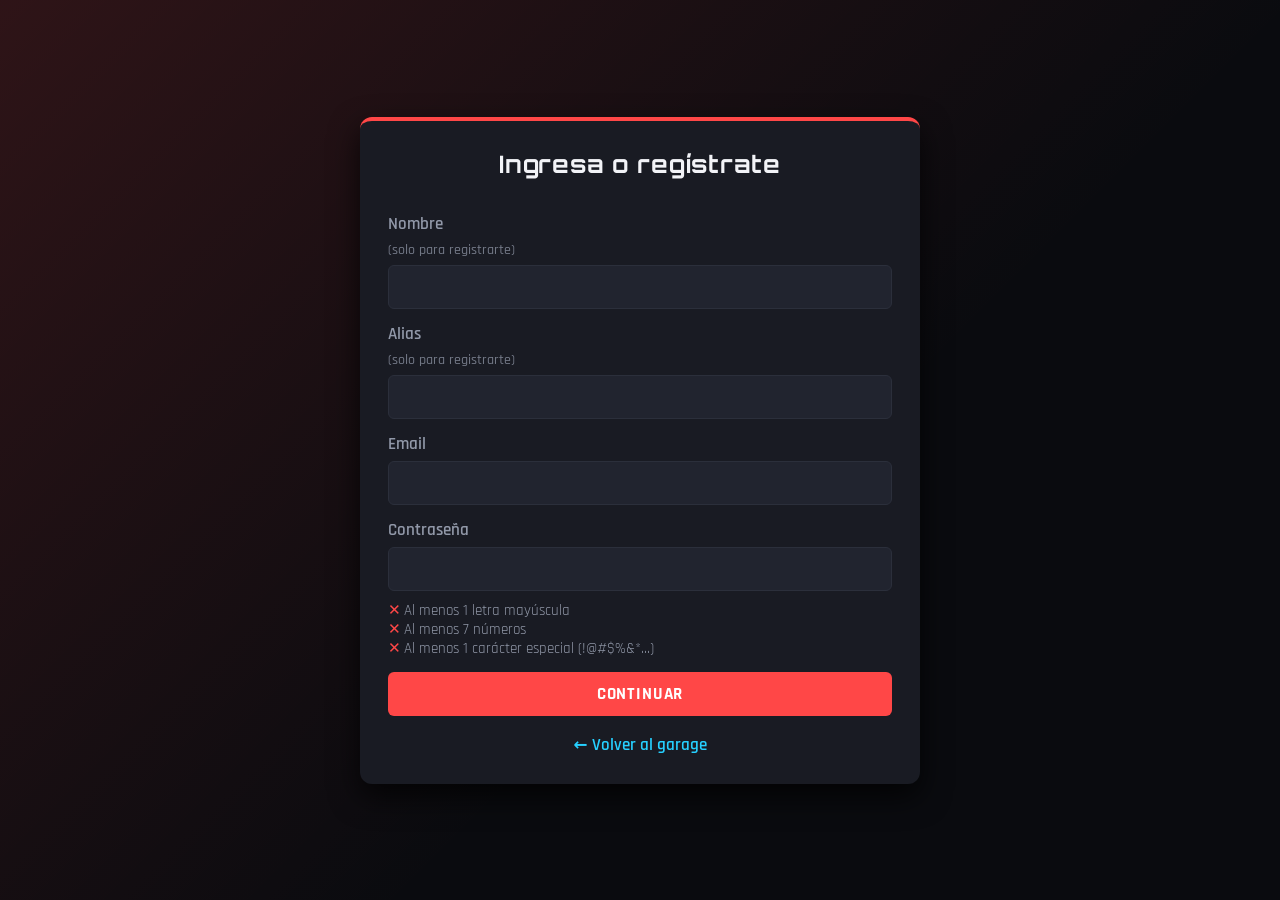
<file: INPUT/clases/proyecto (f&f)/game.html>
<!DOCTYPE html>
<html lang="es">
<head>
  <meta charset="UTF-8">
  <meta name="viewport" content="width=device-width, initial-scale=1.0">
  <title>Juego Fast &amp; Furious</title>
  <link rel="preconnect" href="https://fonts.googleapis.com">
  <link href="https://fonts.googleapis.com/css2?family=Rajdhani:wght@500;600;700&family=Orbitron:wght@700;800&display=swap" rel="stylesheet">
  <!-- Reutiliza los estilos del login de gestión (.login, .login-tarjeta, .formulario) -->
  <link rel="stylesheet" href="style.css">
  <!-- Estilos del juego de memoria (todas las reglas empiezan con .memoria) -->
  <link rel="stylesheet" href="memoria.css">
</head>

<body>

  <!-- Paso 1: login o registro del jugador. game.js valida email y contraseña con
       expresiones regulares y busca al jugador en localStorage ("jugadores"). -->
  <section class="login" id="registro">
    <form id="form-registro" class="formulario login-tarjeta" novalidate>
      <h1>Ingresa o regístrate</h1>

      <label>Nombre <small>(solo para registrarte)</small>
        <input type="text" name="nombre" autocomplete="name">
      </label>

      <label>Alias <small>(solo para registrarte)</small>
        <input type="text" name="alias" autocomplete="nickname">
      </label>

      <label>Email
        <input type="email" name="email" autocomplete="email" required aria-describedby="estado-email">
      </label>

      <!-- Resultado de la expresión regular del email, se actualiza en cada tecla -->
      <p class="estado-contrasena" id="estado-email" aria-live="polite"></p>

      <label>Contraseña
        <input type="password" name="contrasena" autocomplete="new-password" required aria-describedby="requisitos">
      </label>

      <!-- Cada requisito se marca en verde (clase "cumple") mientras se escribe -->
      <ul class="requisitos" id="requisitos">
        <li data-requisito="mayuscula">Al menos 1 letra mayúscula</li>
        <li data-requisito="numeros">Al menos 7 números</li>
        <li data-requisito="especial">Al menos 1 carácter especial (!@#$%&amp;*…)</li>
      </ul>

      <!-- Resultado de la expresión regular completa, se actualiza en cada tecla -->
      <p class="estado-contrasena" id="estado-contrasena" aria-live="polite"></p>

      <p class="login-error" id="registro-error" hidden></p>
      <button type="submit">Continuar</button>
      <!-- target="_top": si el juego está dentro del garage (iframe), el enlace
           abre el garage en la ventana completa y no dentro del recuadro. -->
      <a class="sidebar-volver" id="volver-garage" href="index.html" target="_top">← Volver al garage</a>
    </form>
  </section>

  <!-- Paso 2: juego de memoria. Se muestra solo después del login.
       memoria.js llena el tablero con autos de data.js / localStorage. -->
  <section class="memoria" id="juego" hidden>

    <header class="memoria__hud">
      <h1 class="memoria__titulo" id="bienvenida"></h1>
      <div class="memoria__stats">
        <div class="memoria__stat">
          <span class="memoria__valor" id="hud-timer">00:00</span>
          <span class="memoria__label">Tiempo</span>
        </div>
        <div class="memoria__stat">
          <span class="memoria__valor" id="hud-intentos">0</span>
          <span class="memoria__label">Intentos</span>
        </div>
        <div class="memoria__stat">
          <span class="memoria__valor" id="hud-pares">0/0</span>
          <span class="memoria__label">Pares</span>
        </div>
      </div>
      <button class="memoria__btn" id="btn-reiniciar">↺ Reiniciar</button>
    </header>

    <p class="memoria__ayuda">Voltea dos cartas y encuentra las parejas de autos.</p>
    <p class="memoria__aviso" id="memoria-aviso" hidden></p>

    <div class="memoria__tablero" id="tablero"></div>

    <!-- Ventana de victoria -->
    <div class="memoria__overlay" id="overlay-victoria" hidden>
      <div class="memoria__modal">
        <div class="memoria__trofeo">🏆</div>
        <h2>¡Ganaste!</h2>
        <p class="memoria__rango" id="rango-titulo"></p>
        <p class="memoria__rango-desc" id="rango-desc"></p>
        <div class="memoria__stats memoria__stats--final">
          <div class="memoria__stat">
            <span class="memoria__valor" id="stat-tiempo">--:--</span>
            <span class="memoria__label">Tiempo</span>
          </div>
          <div class="memoria__stat">
            <span class="memoria__valor" id="stat-intentos">0</span>
            <span class="memoria__label">Intentos</span>
          </div>
        </div>
        <button class="memoria__btn memoria__btn--principal" id="btn-jugar-de-nuevo">Jugar de nuevo</button>
      </div>
    </div>

  </section>

  <!-- data.js: el arreglo "autos" (los mismos del garage y gestión).
       game.js: login/registro. memoria.js: el juego de memoria. -->
  <script src="data.js"></script>
  <script src="game.js"></script>
  <script src="memoria.js"></script>

</body>
</html>
</file>
<file: cod-pokemon/styles.css>
/* ============================================================
   1) ESTILOS BASE ("mobile-first")
   ============================================================
   Estas reglas se aplican a TODOS los tamaños de pantalla,
   sin ninguna media query. Son el punto de partida.

   La estrategia "mobile-first" significa: diseñas primero
   para pantallas chicas (menos espacio, más simple), y luego
   usas media queries para AGREGAR o CAMBIAR estilos cuando
   hay más espacio disponible (tablets, laptops, monitores).

   Es la práctica más recomendada porque:
   - Los celulares cargan menos CSS de más (no descargan reglas
     de escritorio que no van a usar).
   - Te obliga a priorizar qué es lo más importante del diseño.
============================================================ */

.container {
  display: grid;
  grid-template-columns: 1fr 3fr 1fr;
  grid-template-rows: 0.5fr 2fr 1fr 1fr 0.5fr;
  grid-template-areas:
    "Header Header Header"
    ". Image ."
    "Description Description Description"
    "Located Located Located"
    "Stars Stars Stars";
}

.Header      { grid-area: Header; }
.Image       { grid-area: Image; }
.Description { grid-area: Description; }
.Located     { grid-area: Located; }
.Stars       { grid-area: Stars; }


/* ============================================================
   1b) SKIN VISUAL — tema "Tinieblas Umbrías" (Pitch Black)
   ============================================================
   Antes esta sección era relleno temporal (colores planos y una
   etiqueta con el nombre del área). Ahora contiene el estilo real
   de la carta, inspirado en la galería del JCC Pokémon:
   fondo oscuro y atmosférico, tipografía con serifas, acentos
   dorados metálicos y adornos en las esquinas.

   Nada de esto toca el layout: el grid de la sección 1 y de la
   media query sigue mandando en CÓMO se acomodan las celdas.

   Paleta (variables para reutilizar y cambiar en un solo lugar):
============================================================ */

:root {
  --negro:        #0a0a0f;
  --negro-carta:  #12121a;
  --negro-celda:  #171722;
  --morado:       #2b1d3a;
  --morado-glow:  #6b3fa0;
  --oro:          #c9a227;
  --oro-claro:    #e7cf7a;
  --texto:        #d8d8e0;
  --texto-tenue:  #9a9aab;
}

body {
  margin: 0;
  font-family: "EB Garamond", Georgia, "Times New Roman", serif;
  color: var(--texto);
  background:
    radial-gradient(60% 50% at 50% 0%, rgba(107, 63, 160, 0.35), transparent 70%),
    radial-gradient(80% 60% at 50% 120%, rgba(107, 63, 160, 0.20), transparent 70%),
    var(--negro);
  padding: 24px 16px;
  min-height: 100vh;
}

.container {
  gap: 10px;
  max-width: 900px;
  margin: 0 auto;
  min-height: 90vh;
  padding: 14px;
  background:
    linear-gradient(180deg, var(--negro-carta), #0d0d14);
  border: 2px solid var(--oro);
  border-radius: 14px;
  box-shadow:
    0 0 0 1px rgba(0, 0, 0, 0.6) inset,
    0 0 40px rgba(107, 63, 160, 0.35),
    0 20px 50px rgba(0, 0, 0, 0.6);
}

/* Cada celda: fondo oscuro translúcido con filo dorado tenue */
.container > div {
  position: relative;
  display: flex;
  flex-direction: column;
  justify-content: center;
  gap: 8px;
  padding: 18px;
  background: var(--negro-celda);
  border: 1px solid rgba(201, 162, 39, 0.25);
  border-radius: 10px;
}

/* --- Encabezado ------------------------------------------------ */
.Header {
  align-items: center;
  text-align: center;
  background: linear-gradient(180deg, var(--morado), var(--negro-celda));
  border-color: rgba(201, 162, 39, 0.45);
}

.Header .kicker {
  margin: 0;
  font-family: "Cinzel", serif;
  font-size: 0.72rem;
  letter-spacing: 0.22em;
  text-transform: uppercase;
  color: var(--oro-claro);
}

.Header h1 {
  margin: 0;
  font-family: "Cinzel", serif;
  font-weight: 700;
  font-size: clamp(1.4rem, 4vw, 2.1rem);
  line-height: 1.15;
  color: #fff;
  text-shadow: 0 0 18px rgba(107, 63, 160, 0.8);
}

.Header .sci {
  margin: 0;
  font-style: italic;
  color: var(--texto-tenue);
}

.Header .hp {
  font-family: "Cinzel", serif;
  font-size: 0.8rem;
  letter-spacing: 0.1em;
  color: var(--negro);
  background: linear-gradient(180deg, var(--oro-claro), var(--oro));
  padding: 3px 12px;
  border-radius: 999px;
}

/* Adornos de esquina (los <span class="corner">) */
.corner {
  position: absolute;
  width: 18px;
  height: 18px;
  border: 2px solid var(--oro);
}
.corner--tl { top: 8px;  left: 8px;  border-right: 0; border-bottom: 0; }
.corner--tr { top: 8px;  right: 8px; border-left: 0;  border-bottom: 0; }

/* --- Ilustración --------------------------------------------- */
.Image {
  align-items: center;
  padding: 12px;
  background: #000;
  min-height: 180px;
}

.Image img {
  width: 100%;
  height: auto;
  display: block;
  border: 1px solid rgba(201, 162, 39, 0.5);
  border-radius: 6px;
}

.Image figcaption {
  font-size: 0.78rem;
  font-style: italic;
  color: var(--texto-tenue);
}

/* --- Textos (Descripción / Ubicación) ----------------------- */
.Description h2,
.Located h2 {
  margin: 0;
  font-family: "Cinzel", serif;
  font-weight: 500;
  font-size: 0.95rem;
  letter-spacing: 0.14em;
  text-transform: uppercase;
  color: var(--oro-claro);
  border-bottom: 1px solid rgba(201, 162, 39, 0.3);
  padding-bottom: 6px;
}

.Description p,
.Located p {
  margin: 0;
  line-height: 1.6;
}

/* Nombre de Pokémon-EX: la sigla "EX" en dorado */
.Header h1 .ex {
  font-size: 0.6em;
  color: var(--oro-claro);
  letter-spacing: 0.08em;
}

/* --- Ataques -------------------------------------------------- */
.attack {
  display: grid;
  gap: 4px;
  padding: 8px 0;
  border-bottom: 1px dotted rgba(201, 162, 39, 0.25);
}

.attack__head {
  display: flex;
  align-items: baseline;
  gap: 10px;
}

.attack .cost {
  font-size: 0.9rem;
  letter-spacing: 0.1em;
}

.attack__name {
  flex: 1;
  font-family: "Cinzel", serif;
  font-weight: 700;
  font-size: 1.05rem;
  color: #fff;
}

.attack__dmg {
  font-family: "Cinzel", serif;
  font-weight: 700;
  font-size: 1.15rem;
  color: var(--oro-claro);
}

.attack__text {
  font-size: 0.9rem;
  color: var(--texto-tenue);
}

/* Regla de los Pokémon-EX */
.rule {
  font-size: 0.85rem;
  color: var(--texto-tenue);
  border-left: 2px solid var(--oro);
  padding-left: 10px;
}

.rule strong { color: var(--oro-claro); }

/* --- Lista de datos de combate (Debilidad / Resistencia / …) - */
.stats {
  margin: 0;
  padding: 0;
  list-style: none;
  display: grid;
  gap: 4px;
}

.stats li {
  display: flex;
  justify-content: space-between;
  gap: 12px;
  border-bottom: 1px dotted rgba(201, 162, 39, 0.25);
  padding: 4px 0;
  font-size: 0.92rem;
}

.stats li span {
  font-family: "Cinzel", serif;
  font-size: 0.75rem;
  letter-spacing: 0.08em;
  text-transform: uppercase;
  color: var(--oro-claro);
}

.set {
  font-size: 0.78rem;
  font-style: italic;
  color: var(--texto-tenue);
}

/* --- Rareza / estrellas ------------------------------------- */
.Stars {
  align-items: center;
  text-align: center;
  background: linear-gradient(180deg, var(--negro-celda), var(--morado));
  border-color: rgba(201, 162, 39, 0.45);
}

.Stars .stars-label {
  margin: 0;
  font-family: "Cinzel", serif;
  font-size: 0.72rem;
  letter-spacing: 0.2em;
  text-transform: uppercase;
  color: var(--texto-tenue);
}

.Stars .rating {
  font-size: 1.5rem;
  letter-spacing: 0.15em;
  color: var(--oro);
  text-shadow: 0 0 12px rgba(201, 162, 39, 0.7);
}

.Stars .rating .empty { color: rgba(201, 162, 39, 0.3); }

.Stars .stars-note {
  margin: 0;
  font-size: 0.8rem;
  color: var(--texto-tenue);
}


/* ============================================================
   2) MEDIA QUERY — anatomía de la regla
   ============================================================

   @media (min-width: 720px) { ... }
     │        │           │
     │        │           └─ el VALOR del breakpoint (720px)
     │        └───────────── la CONDICIÓN a evaluar
     └────────────────────── la palabra clave que activa el bloque

   "min-width: 720px" se lee como:
   "aplica esto SOLO SI el ancho de la ventana es de
   720px o más" (es decir, desde 720px hacia arriba).

   Por eso combina tan bien con mobile-first: tus estilos base
   ya cubren lo angosto, y aquí solo agregas lo que cambia
   a partir de ese ancho en adelante.

   Si hubieras usado "max-width: 720px" sería al revés:
   "aplica esto SOLO SI el ancho es de 720px o MENOS"
   (típico de un enfoque "desktop-first", donde empiezas
   con estilos de escritorio y vas restringiendo hacia abajo).
============================================================ */

@media (min-width: 720px) {

  /*
    Dentro de las llaves del @media va CSS normal y corriente.
    Aquí redefinimos .container con OTRO grid-template-areas.

    Importante: como esta regla aparece DESPUÉS de la regla base
    en el archivo, y tiene la misma especificidad (.container),
    gana por orden de cascada cuando la condición se cumple.
    Si el ancho es menor a 720px, el navegador simplemente
    ignora todo este bloque y se queda con la regla base.
  */
  .container {
    grid-template-columns: 1fr 3fr 1fr 1fr 1fr;
    grid-template-rows: 0.5fr 1.3fr 1.7fr 1fr 0.5fr;
    grid-template-areas:
      "Header Located Located Located Located"
      "Header . Description . ."
      "Header Stars Description Image Image"
      "Header Stars Description Image Image"
      "Header . . . .";
  }

  /*
    No hace falta repetir "grid-area: Header;" etc. acá:
    esas reglas no dependen del tamaño de pantalla, así que
    ya quedaron definidas una sola vez arriba, en la sección base.
  */
}


/* ============================================================
   3) PARA SEGUIR APRENDIENDO — variantes útiles de media query
   ============================================================

   Varios breakpoints (mobile-first, cada uno agrega más ancho):

     @media (min-width: 480px) { ... }   // celular grande
     @media (min-width: 720px) { ... }   // tablet / el que usamos
     @media (min-width: 1200px) { ... }  // escritorio grande

   Combinar condiciones con "and" (ambas deben cumplirse):

     @media (min-width: 720px) and (max-width: 1199px) {
       // solo aplica en un RANGO: entre 720px y 1199px
     }

   Combinar con coma = "or" (basta con que se cumpla una):

     @media (min-width: 1200px), print {
       // aplica en pantallas grandes O al imprimir
     }

   Otras condiciones además del ancho:

     (orientation: landscape)   // el dispositivo está horizontal
     (prefers-color-scheme: dark) // el usuario tiene modo oscuro

   Tip sobre los valores: acá usamos px porque es lo más directo
   para aprender, pero en proyectos reales vas a ver breakpoints
   en "em" (ej: 45em) — se mantienen estables aunque el usuario
   cambie el tamaño de fuente del navegador, cosa que px no hace.
============================================================ */


/* ============================================================
   4) CARTA HOLOGRÁFICA INTERACTIVA
   ============================================================
   Animaciones y estilos adaptados del repositorio de código
   abierto "pokemon-cards-css" de @simeydotme
   (https://github.com/simeydotme/pokemon-cards-css, licencia MIT).

   Cómo funciona:
   - script.js escucha el puntero sobre .card__rotator y escribe
     variables CSS (--pointer-x, --rotate-x, --background-x, …).
   - Aquí, esas variables alimentan:
       * una inclinación 3D (rotateX / rotateY con perspective)
       * una capa "shine" con degradado arcoíris (efecto foil)
       * una capa "glare" (brillo radial que sigue al cursor)
   - Las transiciones CSS suavizan el movimiento (el repo original
     usa "springs" de Svelte; aquí lo aproximamos con transition).
============================================================ */

.holo-stage {
  display: grid;
  place-items: center;
  padding: 40px 16px 24px;
  perspective: 1600px;
  position: relative;
}

/* mientras hay una carta ampliada, esta zona pasa por encima de la ficha */
.holo-stage:has(.card.active) { z-index: 100; }

.holo-stage__hint {
  margin: 0 0 20px;
  font-family: "Cinzel", serif;
  font-size: 0.72rem;
  letter-spacing: 0.18em;
  text-transform: uppercase;
  color: var(--texto-tenue, #9a9aab);
  text-align: center;
}

.card {
  /* paleta del efecto foil */
  --red:    #f80e35;
  --yellow: #eedf10;
  --green:  #21e985;
  --blue:   #0dbde9;
  --violet: #c929f1;

  --card-aspect: 0.718;
  --card-radius: 4.55% / 3.5%;
  --card-edge:  hsl(47, 100%, 78%);
  --card-glow:  hsl(54, 87%, 63%);          /* tipo "lightning" */

  /* recorte del "shine" a la ventana de ilustración de la carta */
  --clip: inset(9.85% 8% 52.85% 8%);

  /* variables dinámicas (valores por defecto; script.js los cambia) */
  --pointer-x: 50%;
  --pointer-y: 50%;
  --pointer-from-center: 0;
  --pointer-from-top: 0.5;
  --pointer-from-left: 0.5;
  --card-opacity: 0;
  --rotate-x: 0deg;
  --rotate-y: 0deg;
  --background-x: 50%;
  --background-y: 50%;
  --card-scale: 1;

  width: min(340px, 82vw);
  aspect-ratio: var(--card-aspect);
  margin: 0 auto;
  border-radius: var(--card-radius);
  transform: translate3d(0, 0, 0.01px);
  transform-style: preserve-3d;
  will-change: transform;
  z-index: calc(var(--card-scale) * 2);
}

.card.lightning { --card-glow: hsl(54, 87%, 63%); }
.card.water     { --card-glow: hsl(192, 97%, 60%); }
.card.fire      { --card-glow: hsl(9, 81%, 59%); }
.card.psychic   { --card-glow: hsl(281, 62%, 58%); }

.card__translater,
.card__rotator {
  display: grid;
  border-radius: var(--card-radius);
  transform-style: preserve-3d;
}

.card__translater {
  transform: scale(var(--card-scale));
  transition: transform 0.5s cubic-bezier(0.23, 1, 0.32, 1);
}

.card__rotator {
  border: none;
  padding: 0;
  background: transparent;
  appearance: none;
  cursor: pointer;
  transform: rotateY(var(--rotate-x)) rotateX(var(--rotate-y));
  transition: transform 0.5s cubic-bezier(0.23, 1, 0.32, 1),
              box-shadow 0.4s ease;
  box-shadow: 0 12px 24px -8px rgba(0, 0, 0, 0.7);
}

.card.interacting .card__rotator {
  transition: transform 0.08s ease-out, box-shadow 0.4s ease;
  box-shadow:
    0 0 3px -1px white,
    0 0 3px 1px var(--card-edge),
    0 0 12px 2px var(--card-glow),
    0 12px 24px -8px rgba(0, 0, 0, 0.8),
    0 0 40px -12px var(--card-glow);
}

.card__rotator > * {
  grid-area: 1 / 1;
  width: 100%;
  aspect-ratio: var(--card-aspect);
  border-radius: var(--card-radius);
  overflow: hidden;
  transform-style: preserve-3d;
}

.card__front {
  display: block;
  height: auto;
  object-fit: cover;
  transform: translate3d(0, 0, 0.01px);
}

/* --- Capa SHINE: foil arcoíris + líneas de escaneo ---------- */
.card__shine {
  --space: 5%;
  --scanlines-space: 1px;
  --scanlines-light: #666;
  --scanlines-dark: black;

  clip-path: var(--clip);
  opacity: var(--card-opacity);
  mix-blend-mode: color-dodge;
  transform: translateZ(1px);

  background-image:
    repeating-linear-gradient(110deg,
      var(--violet), var(--blue), var(--green), var(--yellow), var(--red),
      var(--violet), var(--blue), var(--green), var(--yellow), var(--red),
      var(--violet), var(--blue), var(--green), var(--yellow), var(--red)),
    repeating-linear-gradient(90deg,
      var(--scanlines-dark) calc(var(--scanlines-space) * 0),
      var(--scanlines-dark) calc(var(--scanlines-space) * 2),
      var(--scanlines-light) calc(var(--scanlines-space) * 2),
      var(--scanlines-light) calc(var(--scanlines-space) * 4));
  background-size: 400% 400%, cover;
  background-position:
    calc(((50% - var(--background-x)) * 2.6) + 50%)
    calc(((50% - var(--background-y)) * 3.5) + 50%),
    center center;
  background-blend-mode: overlay;
  filter: brightness(1.1) contrast(1.1) saturate(1.25);
  transition: opacity 0.4s ease, background-position 0.2s ease-out;
}

/* --- Capa GLARE: brillo radial que sigue el puntero -------- */
.card__glare {
  transform: translateZ(1.4px);
  opacity: calc(var(--card-opacity) * 0.85);
  mix-blend-mode: overlay;
  filter: brightness(0.85) contrast(1.5);
  background-image: radial-gradient(
    farthest-corner circle at var(--pointer-x) var(--pointer-y),
    hsl(180, 100%, 95%) 5%,
    hsla(0, 0%, 40%, 0.3) 55%,
    hsla(0, 0%, 0%, 0.4) 110%);
  transition: opacity 0.4s ease, background-image 0.2s ease-out;
}

/* --- Estado "ampliada" (clic sobre la carta) --------------- */
.card.active { --card-scale: 1.5; z-index: 120; }

.holo-backdrop {
  position: fixed;
  inset: 0;
  z-index: 90;
  background: rgba(5, 5, 10, 0.8);
  backdrop-filter: blur(3px);
  opacity: 0;
  pointer-events: none;
  transition: opacity 0.4s ease;
}
.holo-backdrop.is-visible { opacity: 1; pointer-event
</file>
<file: INPUT/clases/Portafolio/styles.css>
/* ============================================
   Jeremías Gutiérrez — Portafolio
   Dark mode, acentos morado/magenta, Inter.
   ============================================ */

:root {
  --bg: #0a0910;
  --bg-soft: #120f1b;
  --surface: #171322;
  --border: rgba(255, 255, 255, 0.09);
  --text: #f4f2f8;
  --muted: #9b94ac;
  --purple: #8b5cf6;
  --magenta: #e23fa0;
  --gradient: linear-gradient(120deg, var(--purple), var(--magenta));
  --radius: 18px;
  --radius-full: 999px;
  --ease: cubic-bezier(0.16, 1, 0.3, 1);
}

* { margin: 0; padding: 0; box-sizing: border-box; }

html { scroll-behavior: smooth; }

body {
  background: var(--bg);
  color: var(--text);
  font-family: "Inter", system-ui, -apple-system, sans-serif;
  line-height: 1.5;
  overflow-x: hidden;
}

a { color: inherit; text-decoration: none; }
ul { list-style: none; }
img { max-width: 100%; display: block; }

.grain {
  position: fixed;
  inset: 0;
  z-index: 1;
  pointer-events: none;
  opacity: 0.035;
  background-image: radial-gradient(circle at 1px 1px, #fff 1px, transparent 0);
  background-size: 3px 3px;
}

::selection { background: var(--purple); color: #fff; }

.data-error {
  position: fixed;
  top: 0;
  left: 0;
  right: 0;
  z-index: 999;
  padding: 0.9rem 1.2rem;
  background: #3a0d1f;
  color: #ffd9e6;
  border-bottom: 1px solid rgba(255, 255, 255, 0.12);
  font-size: 0.85rem;
  text-align: center;
  line-height: 1.5;
}
.data-error code {
  background: rgba(255, 255, 255, 0.12);
  padding: 0.1rem 0.4rem;
  border-radius: 4px;
  font-size: 0.82em;
}

/* ---------- Layout helpers ---------- */
.section-tag {
  display: inline-block;
  font-size: 0.75rem;
  letter-spacing: 0.18em;
  text-transform: uppercase;
  color: var(--purple);
  font-weight: 600;
  margin-bottom: 1rem;
}

.section-title {
  font-size: clamp(1.8rem, 4vw, 2.8rem);
  font-weight: 700;
  letter-spacing: -0.01em;
  line-height: 1.15;
}

.tag-row { display: flex; flex-wrap: wrap; gap: 0.5rem; margin-top: 1rem; }

.tag {
  font-size: 0.72rem;
  padding: 0.35rem 0.7rem;
  border: 1px solid var(--border);
  border-radius: var(--radius-full);
  color: var(--muted);
  background: rgba(255, 255, 255, 0.02);
}

.btn {
  display: inline-flex;
  align-items: center;
  gap: 0.5rem;
  margin-top: 2rem;
  padding: 0.9rem 1.8rem;
  border-radius: var(--radius-full);
  background: var(--gradient);
  color: #fff;
  font-weight: 600;
  font-size: 0.95rem;
  transition: transform 0.35s var(--ease), box-shadow 0.35s var(--ease);
}
.btn:hover { transform: translateY(-2px); box-shadow: 0 10px 30px -8px rgba(226, 63, 160, 0.45); }

.reveal {
  opacity: 0;
  transform: translateY(24px);
  transition: opacity 0.8s var(--ease), transform 0.8s var(--ease);
}
.reveal.in-view { opacity: 1; transform: translateY(0); }

/* ---------- Nav ---------- */
.nav {
  position: fixed;
  top: 1.2rem;
  left: 0;
  right: 0;
  z-index: 100;
  display: flex;
  justify-content: center;
  pointer-events: none;
}

.nav__capsule {
  pointer-events: all;
  display: flex;
  align-items: center;
  gap: 0.5rem;
  padding: 0.5rem 0.6rem 0.5rem 1.1rem;
  border-radius: var(--radius-full);
  background: rgba(18, 15, 27, 0.72);
  border: 1px solid var(--border);
  backdrop-filter: blur(16px);
  box-shadow: 0 10px 40px -15px rgba(0, 0, 0, 0.6);
}

.nav__logo {
  font-weight: 800;
  font-size: 1rem;
  letter-spacing: -0.02em;
  margin-right: 0.5rem;
}
.nav__logo-dot { color: var(--magenta); }

.nav__links {
  display: flex;
  align-items: center;
  gap: 0.2rem;
}

.nav__item { position: relative; }

.nav__link {
  display: block;
  padding: 0.55rem 0.9rem;
  border-radius: var(--radius-full);
  font-size: 0.85rem;
  color: var(--muted);
  transition: color 0.25s var(--ease), background 0.25s var(--ease);
}
.nav__link:hover, .nav__link.is-active { color: var(--text); background: rgba(255, 255, 255, 0.06); }

.nav__submenu {
  position: absolute;
  top: calc(100% + 0.6rem);
  left: 50%;
  transform: translate(-50%, 8px);
  min-width: 200px;
  padding: 0.5rem;
  border-radius: 14px;
  background: var(--surface);
  border: 1px solid var(--border);
  display: flex;
  flex-direction: column;
  opacity: 0;
  visibility: hidden;
  transition: opacity 0.25s var(--ease), transform 0.25s var(--ease), visibility 0.25s;
  box-shadow: 0 20px 40px -20px rgba(0, 0, 0, 0.7);
}
.nav__item--has-sub:hover .nav__submenu {
  opacity: 1;
  visibility: visible;
  transform: translate(-50%, 0);
}
.nav__submenu a {
  padding: 0.6rem 0.8rem;
  font-size: 0.82rem;
  border-radius: 8px;
  color: var(--muted);
}
.nav__submenu a:hover { color: var(--text); background: rgba(255, 255, 255, 0.05); }

.nav__toggle {
  display: none;
  width: 38px;
  height: 38px;
  border-radius: 50%;
  background: rgba(255, 255, 255, 0.06);
  border: 1px solid var(--border);
  align-items: center;
  justify-content: center;
  flex-direction: column;
  gap: 5px;
  cursor: pointer;
}
.nav__toggle span {
  display: block;
  width: 16px;
  height: 1.5px;
  background: var(--text);
  transition: transform 0.3s var(--ease), opacity 0.3s var(--ease);
}
.nav__toggle[aria-expanded="true"] span:first-child { transform: translateY(3px) rotate(45deg); }
.nav__toggle[aria-expanded="true"] span:last-child { transform: translateY(-3px) rotate(-45deg); }

/* ---------- Mobile menu ---------- */
.menu {
  position: fixed;
  inset: 0;
  z-index: 90;
  background: rgba(5, 4, 8, 0.55);
  backdrop-filter: blur(6px);
  opacity: 0;
  visibility: hidden;
  transition: opacity 0.35s var(--ease), visibility 0.35s;
}
.menu.is-open { opacity: 1; visibility: visible; }

.menu__panel {
  position: absolute;
  top: 0;
  right: 0;
  height: 100%;
  width: min(85vw, 360px);
  background: var(--bg-soft);
  border-left: 1px solid var(--border);
  padding: 4.5rem 2rem 2rem;
  display: flex;
  flex-direction: column;
  gap: 0.3rem;
  transform: translateX(100%);
  transition: transform 0.4s var(--ease);
  touch-action: none;
}
.menu.is-open .menu__panel { transform: translateX(0); }

.menu__handle {
  position: absolute;
  left: 10px;
  top: 50%;
  transform: translateY(-50%);
  width: 4px;
  height: 56px;
  border-radius: 4px;
  background: var(--border);
}

.menu__link {
  font-size: 1.4rem;
  font-weight: 600;
  padding: 0.7rem 0;
  border-bottom: 1px solid var(--border);
}
.menu__sub {
  display: flex;
  flex-direction: column;
  padding-left: 1rem;
  gap: 0.6rem;
  margin: 0.4rem 0 0.6rem;
}
.menu__sub a { font-size: 0.92rem; color: var(--muted); }
.menu__footer { margin-top: auto; color: var(--muted); font-size: 0.85rem; }

/* ---------- Hero ---------- */
.hero {
  position: relative;
  min-height: 100vh;
  display: flex;
  flex-direction: column;
  align-items: center;
  justify-content: center;
  text-align: center;
  padding: 7rem 1.5rem 4rem;
  overflow: hidden;
}

.hero__bg {
  position: absolute;
  inset: -20%;
  z-index: -1;
  background:
    radial-gradient(circle at 20% 20%, rgba(139, 92, 246, 0.35), transparent 55%),
    radial-gradient(circle at 80% 70%, rgba(226, 63, 160, 0.3), transparent 55%),
    var(--bg);
  filter: blur(60px);
  animation: drift 16s ease-in-out infinite alternate;
}
@keyframes drift {
  from { transform: translate(0, 0) scale(1); }
  to { transform: translate(-3%, 3%) scale(1.08); }
}

.hero__eyebrow {
  color: var(--muted);
  font-size: 0.85rem;
  letter-spacing: 0.1em;
  text-transform: uppercase;
  margin-bottom: 1.2rem;
}

.hero__title {
  font-size: clamp(2.6rem, 9vw, 6rem);
  font-weight: 800;
  letter-spacing: -0.03em;
  line-height: 1;
}

.hero__roles {
  position: relative;
  height: 2.4rem;
  margin: 1.3rem 0 1.2rem;
  display: grid;
}
.hero__role {
  grid-area: 1 / 1;
  font-size: clamp(1.1rem, 2.4vw, 1.5rem);
  font-weight: 600;
  background: var(--gradient);
  -webkit-background-clip: text;
  background-clip: text;
  color: transparent;
  opacity: 0;
  transform: translateY(10px);
  transition: opacity 0.6s var(--ease), transform 0.6s var(--ease);
}
.hero__role.is-active { opacity: 1; transform: translateY(0); }

.hero__subtitle {
  max-width: 540px;
  color: var(--muted);
  font-size: 1rem;
}

.hero__scroll {
  position: absolute;
  bottom: 2.2rem;
  display: flex;
  flex-direction: column;
  align-items: center;
  gap: 0.5rem;
  color: var(--muted);
  font-size: 0.72rem;
  letter-spacing: 0.15em;
  text-transform: uppercase;
  animation: bob 2.4s ease-in-out infinite;
}
@keyframes bob {
  0%, 100% { transform: translateY(0); }
  50% { transform: translateY(6px); }
}

/* ---------- Manifesto ---------- */
.manifesto {
  padding: 7rem 1.5rem;
  max-width: 900px;
  margin: 0 auto;
  text-align: center;
}
.manifesto__text {
  font-size: clamp(1.3rem, 3vw, 2rem);
  font-weight: 500;
  line-height: 1.45;
  color: var(--text);
}
.manifesto__text em { color: var(--magenta); font-style: normal; }

/* ---------- Studio ---------- */
.studio { padding: 5rem 1.5rem 7rem; max-width: 1180px; margin: 0 auto; }
.studio__intro { max-width: 640px; margin-bottom: 3.5rem; }
.studio__text { margin-top: 1.2rem; color: var(--muted); font-size: 1.02rem; }

.studio__grid {
  display: grid;
  grid-template-columns: repeat(3, 1fr);
  gap: 1.5rem;
}
.studio__card {
  padding: 2rem 1.6rem;
  border-radius: var(--radius);
  background: var(--surface);
  border: 1px solid var(--border);
  transition: transform 0.4s var(--ease), border-color 0.4s var(--ease);
}
.studio__card:hover { transform: translateY(-6px); border-color: rgba(139, 92, 246, 0.4); }
.studio__num {
  display: block;
  font-size: 0.78rem;
  color: var(--purple);
  font-weight: 700;
  margin-bottom: 1rem;
}
.studio__card h3 { font-size: 1.15rem; margin-bottom: 0.6rem; }
.studio__card p { color: var(--muted); font-size: 0.92rem; }

/* ---------- Works ---------- */
.works { padding: 5rem 1.5rem 7rem; max-width: 1180px; margin: 0 auto; }
.works__head { max-width: 640px; margin-bottom: 3rem; }
.works__note { margin-top: 1rem; color: var(--muted); font-size: 0.92rem; }

.works__list { display: flex; flex-direction: column; gap: 1.5rem; }

.work {
  display: grid;
  grid-template-columns: 1.1fr 1fr;
  gap: 2rem;
  align-items: stretch;
  padding: 1.3rem;
  border-radius: var(--radius);
  background: var(--surface);
  border: 1px solid var(--border);
  transition: border-color 0.4s var(--ease);
}
.work:hover { border-color: rgba(226, 63, 160, 0.35); }

.work__thumb {
  border-radius: 14px;
  min-height: 220px;
  display: flex;
  align-items: flex-end;
  padding: 1.3rem;
  position: relative;
  overflow: hidden;
}
.work__thumb-label {
  font-size: 0.78rem;
  letter-spacing: 0.08em;
  text-transform: uppercase;
  color: rgba(255, 255, 255, 0.85);
  background: rgba(0, 0, 0, 0.3);
  padding: 0.4rem 0.8rem;
  border-radius: var(--radius-full);
  backdrop-filter: blur(6px);
}
.work__thumb--a { background: linear-gradient(135deg, #5b21b6, #8b5cf6 50%, #1e1030); }
.work__thumb--b { background: linear-gradient(135deg, #1e1030, #312e81 50%, #6d28d9); }
.work__thumb--c { background: linear-gradient(135deg, #9d174d, #e23fa0 50%, #2a0f20); }

.work__info { padding: 1rem 0.8rem; display: flex; flex-direction: column; justify-content: center; }
.work__info h3 { font-size: 1.3rem; margin-bottom: 0.5rem; color: var(--muted); font-weight: 600; }
.work__role { color: var(--muted); font-size: 0.92rem; }
.work__link {
  margin-top: 1.2rem;
  font-size: 0.85rem;
  font-weight: 600;
  color: var(--purple);
}

/* ---------- Marquee ---------- */
.marquee {
  padding: 2.5rem 0;
  border-top: 1px solid var(--border);
  border-bottom: 1px solid var(--border);
  overflow: hidden;
  white-space: nowrap;
}
.marquee__track {
  display: inline-flex;
  gap: 3rem;
  animation: scroll-left 22s linear infinite;
}
.marquee__track span {
  font-size: clamp(1.3rem, 3vw, 2rem);
  font-weight: 700;
  color: var(--muted);
  letter-spacing: -0.01em;
}
.marquee__track span::after { content: "•"; margin-left: 3rem; color: var(--purple); }
@keyframes scroll-left {
  from { transform: translateX(0); }
  to { transform: translateX(-50%); }
}

/* ---------- Looking for ---------- */
.looking { padding: 7rem 1.5rem; }
.looking__inner { max-width: 760px; margin: 0 auto; text-align: center; }
.looking__text { margin-top: 1.4rem; color: var(--muted); font-size: 1.05rem; }

/* ---------- Archive ---------- */
.archive { padding: 5rem 1.5rem 7rem; max-width: 1180px; margin: 0 auto; }
.archive__head { max-width: 640px; margin-bottom: 3rem; }

.archive__grid {
  display: grid;
  grid-template-columns: repeat(3, 1fr);
  grid-auto-rows: 180px;
  gap: 1.2rem;
}
.archive__cell {
  border-radius: 14px;
  display: flex;
  align-items: flex-end;
  padding: 1.1rem;
  font-size: 0.8rem;
  color: rgba(255, 255, 255, 0.85);
  position: relative;
  overflow: hidden;
}
.archive__cell span {
  background: rgba(0, 0, 0, 0.3);
  padding: 0.35rem 0.75rem;
  border-radius: var(--radius-full);
  backdrop-filter: blur(6px);
}
.archive__cell--tall { grid-row: span 2; }
.archive__cell--a { background: linear-gradient(160deg, #6d28d9, #1e1030); }
.archive__cell--b { background: linear-gradient(160deg, #312e81, #4338ca); }
.archive__cell--c { background: linear-gradient(160deg, #9d174d, #e23fa0); }
.archive__cell--d { background: linear-gradient(160deg, #1e1030, #8b5cf6); }
.archive__cell--e { background: linear-gradient(160deg, #581c87, #e23fa0); }
.archive__cell--f { background: linear-gradient(160deg, #4338ca, #9d174d); }

/* ---------- Contact ---------- */
.contact { padding: 7rem 1.5rem 8rem; text-align: center; }
.contact__inner { max-width: 640px; margin: 0 auto; }
.contact__email {
  display: inline-block;
  margin-top: 1.6rem;
  font-size: clamp(1.1rem, 3vw, 1.6rem);
  font-weight: 600;
  background: var(--gradient);
  -webkit-background-clip: text;
  background-clip: text;
  color: transparent;
}
.contact__socials {
  display: flex;
  justify-content: center;
  gap: 1.5rem;
  margin-top: 2rem;
  color: var(--muted);
  font-size: 0.9rem;
}
.contact__socials a:hover { color: var(--text); }

/* ---------- Footer ---------- */
.footer {
  padding: 4rem 1.5rem 2.5rem;
  border-top: 1px solid var(--border);
  background: var(--bg-soft);
}
.footer__wordmark {
  display: block;
  text-align: center;
  font-size: clamp(3rem, 14vw, 9rem);
  font-weight: 800;
  letter-spacing: -0.03em;
  line-height: 1;
  background: var(--gradient);
  -webkit-background-clip: text;
  background-clip: text;
  color: transparent;
  background-size: 200% auto;
  animation: wordmark-shift 6s ease-in-out infinite alternate;
  margin-bottom: 3rem;
}
@keyframes wordmark-shift {
  from { background-position: 0% 50%; }
  to { background-position: 100% 50%; }
}

.footer__grid {
  display: grid;
  grid-template-columns: repeat(3, 1fr);
  gap: 2rem;
  max-width: 1180px;
  margin: 0 auto;
  padding-bottom: 2.5rem;
  border-bottom: 1px solid var(--border);
}
.footer__block { display: flex; flex-direction: column; gap: 0.6rem; }
.footer__label {
  font-size: 0.72rem;
  letter-spacing: 0.12em;
  text-transform: uppercase;
  color: var(--purple);
  margin-bottom: 0.4rem;
}
.footer__block a { color: var(--muted); font-size: 0.92rem; }
.footer__block a:hover { color: var(--text); }

.footer__bottom {
  max-width: 1180px;
  margin: 1.8rem auto 0;
  display: flex;
  justify-content: space-between;
  flex-wrap: wrap;
  gap: 0.5rem;
  color: var(--muted);
  font-size: 0.78rem;
}

/* ---------- To top ---------- */
.to-top {
  position: fixed;
  right: 1.4rem;
  bottom: 1.4rem;
  width: 44px;
  height: 44px;
  border-radius: 50%;
  background: var(--surface);
  border: 1px solid var(--border);
  color: var(--text);
  display: flex;
  align-items: center;
  justify-content: center;
  cursor: pointer;
  opacity: 0;
  visibility: hidden;
  transform: translateY(10px);
  transition: opacity 0.3s var(--ease), transform 0.3s var(--ease), visibility 0.3s;
  z-index: 80;
}
.to-top.is-visible { opacity: 1; visibility: visible; transform: translateY(0); }
.to-top:hover { border-color: var(--purple); }

/* ---------- Responsive ---------- */
@media (max-width: 920px) {
  .studio__grid { grid-template-columns: 1fr; }
  .work { grid-template-columns: 1fr; }
  .archive__grid { grid-template-columns: repeat(2, 1fr); }
  .footer__grid { grid-template-columns: 1fr; gap: 1.6rem; }
}

@media (max-width: 760px) {
  .nav__links { display: none; }
  .nav__toggle { display: flex; }
  .nav__capsule { padding: 0.5rem; }
  .nav__logo { margin-right: 0.3rem; margin-left: 0.4rem; }
}

@media (max-width: 520px) {
  .archive__grid { grid-template-columns: 1fr 1fr; grid-auto-rows: 140px; }
}
</file>
<file: INPUT/clases/proyecto (f&f)/styles.css>
/* =========================================================
   PALETA DE COLORES
   Dos temas (claro/oscuro) definidos como variables CSS.
   El atributo data-theme en <html> (lo pone index.js) decide
   cuál de los dos bloques de variables gana.
   ========================================================= */
:root {
    --color-bg: #eef0f3;
    --color-surface: #ffffff;
    --color-text: #14161b;
    --color-text-muted: #5b6270;
    --color-chip-bg: #eef1f5;
    --color-border: #d8dce2;
    --color-shadow: rgba(20, 20, 30, 0.18);
    --color-stripe-bg: #14161b;
    --color-stripe-text: #ffffff;
    --color-footer-bg: #0c0d10;
    --color-footer-text: #ffffff;
    --color-accent: #ff2d2d;
    --color-accent-2: #ffce00;
    --color-accent-3: #00b4d8;
}

[data-theme="dark"] {
    --color-bg: #0a0b0f;
    --color-surface: #191b23;
    --color-text: #f2f3f7;
    --color-text-muted: #9198a8;
    --color-chip-bg: #21242f;
    --color-border: #2b2f3b;
    --color-shadow: rgba(0, 0, 0, 0.75);
    --color-stripe-bg: #05060a;
    --color-stripe-text: #ffffff;
    --color-footer-bg: #000000;
    --color-footer-text: #ffffff;
    --color-accent: #ff4747;
    --color-accent-2: #ffd60a;
    --color-accent-3: #26d0ff;
}

* {
    box-sizing: border-box;
}

body {
    margin: 0;
    min-height: 100vh;
    background: var(--color-bg);
    color: var(--color-text);
    font-family: "Rajdhani", system-ui, sans-serif;
    transition: background 0.25s ease, color 0.25s ease;
}

/* --- Barra superior: título + botón de modo oscuro --- */
.topbar {
    position: sticky;
    top: 0;
    z-index: 10;
    display: flex;
    align-items: center;
    justify-content: space-between;
    gap: 12px;
    padding: 14px 18px;
    background: var(--color-stripe-bg);
    color: var(--color-stripe-text);
    box-shadow: 0 4px 14px var(--color-shadow);
}

.topbar__title {
    margin: 0;
    font-family: "Orbitron", "Rajdhani", sans-serif;
    font-size: 1.1rem;
    letter-spacing: 0.03em;
}

.theme-toggle {
    flex-shrink: 0;
    width: 38px;
    height: 38px;
    border: none;
    border-radius: 50%;
    background: var(--color-surface);
    box-shadow: 0 2px 6px var(--color-shadow);
    font-size: 1.05rem;
    cursor: pointer;
    transition: transform 0.2s ease;
}

.theme-toggle:hover {
    transform: rotate(20deg) scale(1.08);
}

/* --- Galería de autos (mobile first: una columna) --- */
.garage {
    display: grid;
    grid-template-columns: 1fr;
    gap: 26px;
    width: 100%;
    max-width: 1300px;
    margin: 0 auto;
    padding: 22px 16px 40px;
    justify-items: center;
}

/* =========================================================
   TARJETA
   Layout distinto al de la tarea de superhéroes: encabezado
   con imagen recortada en diagonal (clip-path), una franja de
   nombre inclinada (skew) y una "ficha de potencia" circular
   que se monta sobre la foto usando position + transform.
   ========================================================= */
.card {
    position: relative;
    display: grid;
    grid-template-columns: 1fr;
    gap: 12px;
    width: 100%;
    max-width: 340px;
    background: var(--color-surface);
    border-radius: 16px;
    padding-bottom: 14px;
    overflow: hidden;
    box-shadow: 0 8px 20px var(--color-shadow);
    cursor: pointer;
    transition: transform 0.3s ease, box-shadow 0.3s ease;
}

/* Al pasar el cursor, la carta se levanta e inclina levemente,
   como si acelerara: combina scale + rotate en un solo transform. */
.card:hover {
    transform: translateY(-6px) scale(1.02) rotate(-0.4deg);
    box-shadow: 0 18px 34px var(--color-shadow);
}

/* Cinta "ROBADO" en la esquina: solo aparece si crearFichaAuto()
   la incluyó en el HTML (auto.robado === true). Se gira -45° con
   transform y se posiciona fuera del flujo normal con position:absolute. */
.card__ribbon {
    position: absolute;
    top: 18px;
    left: -38px;
    width: 150px;
    padding: 4px 0;
    background: var(--color-accent);
    color: #fff;
    font-family: "Orbitron", sans-serif;
    font-size: 0.65rem;
    font-weight: 700;
    letter-spacing: 0.08em;
    text-align: center;
    text-transform: uppercase;
    transform: rotate(-45deg);
    box-shadow: 0 2px 6px rgba(0, 0, 0, 0.3);
    z-index: 2;
}

/* --- Bloque de la imagen: recorte diagonal con clip-path --- */
.card__media {
    position: relative;
    height: 190px;
    background: #000;
    clip-path: polygon(0 0, 100% 0, 100% 82%, 0 100%);
}

.card__image {
    width: 100%;
    height: 100%;
    object-fit: cover;
    display: block;
    opacity: 0.92;
}

/* Ficha circular que muestra la potencia (HP), como un velocímetro.
   El degradado cónico se arma en el HTML con una variable inline
   (--gauge) calculada a partir de auto.potencia en index.js. */
.card__power-badge {
    position: absolute;
    right: 14px;
    bottom: -22px;
    width: 74px;
    height: 74px;
    border-radius: 50%;
    display: grid;
    place-items: center;
    background: conic-gradient(var(--color-accent-2) var(--gauge, 50%), rgba(255, 255, 255, 0.25) 0);
    transform: rotate(-8deg);
    box-shadow: 0 6px 14px rgba(0, 0, 0, 0.35);
    transition: transform 0.3s ease;
}

.card:hover .card__power-badge {
    transform: rotate(0deg) scale(1.06);
}

.card__power-badge-inner {
    width: 58px;
    height: 58px;
    border-radius: 50%;
    background: var(--color-stripe-bg);
    color: var(--color-stripe-text);
    display: grid;
    place-items: center;
    line-height: 1.05;
    text-align: center;
}

.card__power-value {
    font-family: "Orbitron", sans-serif;
    font-size: 0.95rem;
    font-weight: 700;
}

.card__power-label {
    font-size: 0.5rem;
    color: var(--color-text-muted);
    text-transform: uppercase;
    letter-spacing: 0.04em;
}

/* --- Franja inclinada con el nombre del auto y el conductor --- */
.card__stripe {
    margin: 20px 16px 0;
    padding: 10px 14px;
    background: var(--color-stripe-bg);
    color: var(--color-stripe-text);
    border-radius: 8px;
    transform: skewX(-6deg);
}

/* El texto se endereza con el skew contrario para que no quede
   deformado, aunque el fondo de la franja sí se vea inclinado. */
.card__stripe > * {
    display: block;
    transform: skewX(6deg);
}

.card__name {
    margin: 0;
    font-family: "Orbitron", sans-serif;
    font-size: 1.05rem;
    font-weight: 800;
    text-transform: uppercase;
    letter-spacing: 0.02em;
}

.card__driver {
    margin: 2px 0 0;
    font-size: 0.78rem;
    color: var(--color-accent-2);
}

/* --- Franja de datos rápidos: tipo, año, velocidad máxima --- */
.card__quickstats {
    margin: 0;
    padding: 0 16px;
    display: grid;
    grid-template-columns: repeat(3, 1fr);
    text-align: center;
    gap: 6px;
}

.card__quickstat {
    padding: 6px 4px;
    background: var(--color-chip-bg);
    border-radius: 8px;
}

.card__quickstat dt {
    margin: 0;
    font-size: 0.58rem;
    color: var(--color-text-muted);
    text-transform: uppercase;
    letter-spacing: 0.03em;
}

.card__quickstat dd {
    margin: 2px 0 0;
    font-weight: 700;
    font-size: 0.85rem;
}

/* --- Ficha técnica: pares dato/valor en dos columnas --- */
.card__specs {
    margin: 0;
    padding: 0 16px;
    display: grid;
    gap: 5px;
}

.card__spec-line {
    display: flex;
    justify-content: space-between;
    gap: 10px;
    font-size: 0.78rem;
    border-bottom: 1px dashed var(--color-border);
    padding-bottom: 4px;
}

.card__spec-line dt {
    color: var(--color-text-muted);
    font-weight: 600;
    white-space: nowrap;
}

.card__spec-line dd {
    margin: 0;
    text-align: right;
    color: var(--color-text);
}

.card__desc {
    margin: 4px 16px 0;
    font-size: 0.8rem;
    color: var(--color-text);
}

/* --- Modificaciones: nube de chips, alternando color de acento --- */
.card__mods-label {
    display: block;
    margin: 6px 16px 0;
    font-size: 0.65rem;
    color: var(--color-text-muted);
    text-transform: uppercase;
    letter-spacing: 0.04em;
}

.card__mods {
    margin: 6px 16px 0;
    padding: 0;
    list-style: none;
    display: flex;
    flex-wrap: wrap;
    gap: 6px;
}

.card__mods li {
    font-size: 0.72rem;
    padding: 4px 10px;
    border-radius: 999px;
    color: #14161b;
    background: var(--color-accent-2);
}

/* Los chips van alternando de color para que la nube de mods no
   se vea monótona: nth-child(2n) y nth-child(3n) pintan distinto. */
.card__mods li:nth-child(2n) {
    background: var(--color-accent-3);
    color: #06202a;
}

.card__mods li:nth-child(3n) {
    background: var(--color-accent);
    color: #fff;
}

/* --- Barra inferior: nombre de la película, centrado --- */
.card__footer {
    margin: 8px 16px 0;
    display: flex;
    flex-direction: column;
    align-items: center;
    text-align: center;
    gap: 4px;
    padding-top: 10px;
    border-top: 1px solid var(--color-border);
}

.card__footer-pelicula {
    font-weight: 700;
    font-size: 0.8rem;
    color: var(--color-text);
}

.card__footer-meta {
    font-size: 0.68rem;
    color: var(--color-text-muted);
}

/* =========================================================
   ANIMACIÓN DE CARRERA: antes de abrir la ficha ampliada, el auto
   de la tarjeta cruza la pantalla de izquierda a derecha dejando
   nubes de polvo, como si arrancara a toda velocidad.
   ========================================================= */
.race-intro {
    position: fixed;
    inset: 0;
    z-index: 1500;
    overflow: hidden;
    display: none;
    pointer-events: none;
    background: transparent;
}

.race-intro--visible {
    display: block;
}

/* Línea de carretera punteada, de fondo, para reforzar la sensación
   de movimiento horizontal. */
.race-intro__road {
    position: absolute;
    left: 0;
    right: 0;
    top: calc(50% + 90px);
    height: 4px;
    background: repeating-linear-gradient(to right, var(--color-accent-2) 0 36px, transparent 36px 72px);
    opacity: 0.55;
}

.race-intro__car {
    position: absolute;
    top: 50%;
    left: -35%;
    width: min(46vw, 300px);
    border-radius: 10px;
    box-shadow: 0 18px 40px rgba(0, 0, 0, 0.55);
    transform: translateY(-50%);
    animation: race-across 1.1s cubic-bezier(0.55, 0.05, 0.65, 0.95) forwards;
}

/* El auto recorre de -35% a 115% del ancho de pantalla; el leve
   blur a mitad de camino simula el desenfoque de alta velocidad. */
@keyframes race-across {
    0% {
        left: -35%;
        filter: blur(0);
    }
    12% {
        filter: blur(2.5px);
    }
    50% {
        filter: blur(3.5px);
    }
    88% {
        filter: blur(2.5px);
    }
    100% {
        left: 115%;
        filter: blur(0);
    }
}

/* Cada nube de polvo es un span creado por JS en el punto exacto
   donde va el auto en ese instante (ver lanzarAnimacionCarrera). */
.race-intro__dust {
    position: absolute;
    top: calc(50% + 80px);
    width: 30px;
    height: 16px;
    border-radius: 50%;
    background: radial-gradient(circle, rgba(210, 200, 180, 0.85) 0%, rgba(210, 200, 180, 0) 72%);
    animation: dust-puff 0.65s ease-out forwards;
}

@keyframes dust-puff {
    0% {
        opacity: 0.9;
        transform: scale(0.4) translate(0, 0);
    }
    100% {
        opacity: 0;
        transform: scale(2.4) translate(-26px, -14px);
    }
}

/* =========================================================
   OVERLAY: la ficha seleccionada se muestra ampliada al centro,
   con el resto del garage difuminado detrás (backdrop-filter).
   ========================================================= */
.card-overlay {
    position: fixed;
    inset: 0;
    display: none;
    align-items: center;
    justify-content: center;
    padding: 24px;
    overflow-y: auto;
    background: rgba(5, 6, 10, 0.6);
    backdrop-filter: blur(6px);
    -webkit-backdrop-filter: blur(6px);
    z-index: 1000;
}

.card-overlay--visible {
    display: flex;
}

.card-overlay .card--expanded {
    width: min(92vw, 420px);
    cursor: default;
    animation: acelerar-carta 0.28s ease;
}

.card-overlay .card--expanded:hover {
    transform: none;
}

.card-overlay__close {
    position: absolute;
    top: 16px;
    right: 16px;
    width: 36px;
    height: 36px;
    border: none;
    border-radius: 50%;
    background: var(--color-surface);
    color: var(--color-text);
    font-size: 1rem;
    line-height: 1;
    cursor: pointer;
    box-shadow: 0 2px 6px var(--color-shadow);
    z-index: 5;
}

@keyframes acelerar-carta {
    from {
        transform: scale(0.85) translateX(-20px);
        opacity: 0;
    }
    to {
        transform: scale(1) translateX(0);
        opacity: 1;
    }
}

body.no-scroll {
    overflow: hidden;
}

/* --- Breakpoint 1: tablets pequeñas --- */
@media (min-width: 640px) {
    .garage {
        grid-template-columns: repeat(2, 1fr);
    }
}

/* --- Breakpoint 2: escritorio --- */
@media (min-width: 1024px) {
    .garage {
        grid-template-columns: repeat(3, 1fr);
    }

    .card {
        max-width: 380px;
    }

    .card__media {
        height: 210px;
    }
}

/* --- Enlace a la página de gestión (en la barra superior) --- */
.topbar__link {
    margin-left: auto;
    padding: 8px 14px;
    border-radius: 999px;
    background: var(--color-accent);
    color: #ffffff;
    font-weight: 700;
    text-decoration: none;
    white-space: nowrap;
}

.topbar__link:hover {
    filter: brightness(1.15);
}

/* --- Barra de filtros sobre las cartas --- */
.filtros {
    display: flex;
    flex-wrap: wrap;
    align-items: center;
    gap: 12px;
    width: 100%;
    max-width: 1300px;
    margin: 0 auto;
    padding: 22px 16px 0;
}

.filtro-btn {
    padding: 9px 18px;
    border: 2px solid var(--color-accent);
    border-radius: 999px;
    background: transparent;
    color: var(--color-text);
    font-family: inherit;
    font-size: 1rem;
    font-weight: 700;
    cursor: pointer;
    transition: background 0.2s ease, color 0.2s ease;
}

.filtro-btn:hover,
.filtro-btn--activo {
    background: var(--color-accent);
    color: #ffffff;
}

.filtro-contador {
    color: var(--color-text-muted);
    font-weight: 600;
}

/* Cuando el filtro no encuentra autos, el grid queda vacío: se muestra un aviso. */
.garage:empty::before {
    content: "No hay autos que cumplan los filtros.";
    color: var(--color-text-muted);
    font-weight: 600;
}

/* --- Slider de velocidad máxima (barra fija abajo) --- */
.filtro-velocidad {
    position: fixed;
    left: 0;
    right: 0;
    bottom: 0;
    z-index: 10;
    display: flex;
    align-items: center;
    gap: 14px;
    padding: 12px 18px;
    background: var(--color-stripe-bg);
    color: var(--color-stripe-text);
    box-shadow: 0 -4px 14px var(--color-shadow);
}

.filtro-velocidad__label {
    font-weight: 700;
    white-space: nowrap;
}

.filtro-velocidad__slider {
    flex: 1;
    min-width: 0;
    accent-color: var(--color-accent);
    cursor: pointer;
}

.filtro-velocidad__valor {
    min-width: 95px;
    color: var(--color-accent-2);
    font-family: "Orbitron", "Rajdhani", sans-serif;
    font-size: 0.9rem;
    text-align: right;
    white-space: nowrap;
}

/* Espacio extra abajo para que la barra fija no tape las últimas cartas. */
.garage {
    padding-bottom: 100px;
}

@media (max-width: 480px) {
    .filtro-velocidad__label {
        display: none;
    }
}

/* --- Select para filtrar por dueño --- */
.filtro-dueno {
    display: flex;
    align-items: center;
    gap: 8px;
    font-weight: 700;
}

.filtro-dueno__select {
    padding: 8px 12px;
    border: 2px solid var(--color-border);
    border-radius: 999px;
    background: var(--color-surface);
    color: var(--color-text);
    font-family: inherit;
    font-size: 1rem;
    font-weight: 600;
    cursor: pointer;
}

.filtro-dueno__select:focus {
    outline: none;
    border-color: var(--color-accent);
}

/* --- Botón para limpiar todos los filtros --- */
.filtro-limpiar {
    padding: 9px 18px;
    border: 2px solid var(--color-border);
    border-radius: 999px;
    background: transparent;
    color: var(--color-text);
    font-family: inherit;
    font-size: 1rem;
    font-weight: 700;
    cursor: pointer;
    transition: border-color 0.2s ease, color 0.2s ease, opacity 0.2s ease;
}

.filtro-limpiar:hover:not(:disabled) {
    border-color: var(--color-accent-3);
    color: var(--color-accent-3);
}

/* Sin filtros activos no hay nada que limpiar: se ve apagado. */
.filtro-limpiar:disabled {
    opacity: 0.4;
    cursor: default;
}

/* --- Botón 🎮 Juego (barra superior) --- */
/* Es un <button>: se le quitan el borde y la fuente por defecto para que se
   vea igual que el enlace ⚙️ Gestión. Solo el primero lleva margin-left: auto,
   así los dos quedan juntos a la derecha. */
.topbar__link--juego {
    border: none;
    background: var(--color-accent-3);
    color: #05060a;
    font-family: inherit;
    font-size: 1rem;
    cursor: pointer;
}

.topbar__link--juego + .topbar__link {
    margin-left: 0;
}

/* --- Ventana del juego (iframe con game.html) --- */
.juego-modal {
    position: fixed;
    inset: 0;
    z-index: 2000;
    display: flex;
    align-items: center;
    justify-content: center;
    padding: 16px;
    background: rgba(0, 0, 0, 0.7);
    backdrop-filter: blur(6px);
}

/* display: flex ganaría sobre el atributo hidden: se fuerza el ocultamiento. */
.juego-modal[hidden] {
    display: none;
}

.juego-modal__caja {
    position: relative;
    width: 100%;
    max-width: 720px;
    height: min(720px, 100%);
    border-radius: 14px;
    overflow: hidden;
    box-shadow: 0 20px 50px var(--color-shadow);
}

.juego-modal__iframe {
    display: block;
    width: 100%;
    height: 100%;
    border: none;
}

.juego-modal__cerrar {
    position: absolute;
    top: 10px;
    right: 10px;
    z-index: 1;
    width: 36px;
    height: 36px;
    border: none;
    border-radius: 50%;
    background: rgba(255, 255, 255, 0.15);
    color: #ffffff;
    font-size: 1rem;
    cursor: pointer;
}

.juego-modal__cerrar:hover {
    background: var(--color-accent);
}
</file>
<file: INPUT/clases/css/obj-tarea1/styles.css>
/* =========================================================
   PALETA DE COLORES
   Dos temas (claro/oscuro) definidos como variables CSS.
   El atributo data-theme en <html> (lo pone index.js) decide
   cuál de los dos bloques de variables gana.
   ========================================================= */
:root {
    --color-bg: #eef0f3;
    --color-surface: #ffffff;
    --color-text: #14161b;
    --color-text-muted: #5b6270;
    --color-chip-bg: #eef1f5;
    --color-border: #d8dce2;
    --color-shadow: rgba(20, 20, 30, 0.18);
    --color-stripe-bg: #14161b;
    --color-stripe-text: #ffffff;
    --color-footer-bg: #0c0d10;
    --color-footer-text: #ffffff;
    --color-accent: #ff2d2d;
    --color-accent-2: #ffce00;
    --color-accent-3: #00b4d8;
}

[data-theme="dark"] {
    --color-bg: #0a0b0f;
    --color-surface: #191b23;
    --color-text: #f2f3f7;
    --color-text-muted: #9198a8;
    --color-chip-bg: #21242f;
    --color-border: #2b2f3b;
    --color-shadow: rgba(0, 0, 0, 0.75);
    --color-stripe-bg: #05060a;
    --color-stripe-text: #ffffff;
    --color-footer-bg: #000000;
    --color-footer-text: #ffffff;
    --color-accent: #ff4747;
    --color-accent-2: #ffd60a;
    --color-accent-3: #26d0ff;
}

* {
    box-sizing: border-box;
}

body {
    margin: 0;
    min-height: 100vh;
    background: var(--color-bg);
    color: var(--color-text);
    font-family: "Rajdhani", system-ui, sans-serif;
    transition: background 0.25s ease, color 0.25s ease;
}

/* --- Barra superior: título + botón de modo oscuro --- */
.topbar {
    position: sticky;
    top: 0;
    z-index: 10;
    display: flex;
    align-items: center;
    justify-content: space-between;
    gap: 12px;
    padding: 14px 18px;
    background: var(--color-stripe-bg);
    color: var(--color-stripe-text);
    box-shadow: 0 4px 14px var(--color-shadow);
}

.topbar__title {
    margin: 0;
    font-family: "Orbitron", "Rajdhani", sans-serif;
    font-size: 1.1rem;
    letter-spacing: 0.03em;
}

.theme-toggle {
    flex-shrink: 0;
    width: 38px;
    height: 38px;
    border: none;
    border-radius: 50%;
    background: var(--color-surface);
    box-shadow: 0 2px 6px var(--color-shadow);
    font-size: 1.05rem;
    cursor: pointer;
    transition: transform 0.2s ease;
}

.theme-toggle:hover {
    transform: rotate(20deg) scale(1.08);
}

/* --- Galería de autos (mobile first: una columna) --- */
.garage {
    display: grid;
    grid-template-columns: 1fr;
    gap: 26px;
    width: 100%;
    max-width: 1300px;
    margin: 0 auto;
    padding: 22px 16px 40px;
    justify-items: center;
}

/* =========================================================
   TARJETA
   Layout distinto al de la tarea de superhéroes: encabezado
   con imagen recortada en diagonal (clip-path), una franja de
   nombre inclinada (skew) y una "ficha de potencia" circular
   que se monta sobre la foto usando position + transform.
   ========================================================= */
.card {
    position: relative;
    display: grid;
    grid-template-columns: 1fr;
    gap: 12px;
    width: 100%;
    max-width: 340px;
    background: var(--color-surface);
    border-radius: 16px;
    padding-bottom: 14px;
    overflow: hidden;
    box-shadow: 0 8px 20px var(--color-shadow);
    cursor: pointer;
    transition: transform 0.3s ease, box-shadow 0.3s ease;
}

/* Al pasar el cursor, la carta se levanta e inclina levemente,
   como si acelerara: combina scale + rotate en un solo transform. */
.card:hover {
    transform: translateY(-6px) scale(1.02) rotate(-0.4deg);
    box-shadow: 0 18px 34px var(--color-shadow);
}

/* Cinta "ROBADO" en la esquina: solo aparece si crearFichaAuto()
   la incluyó en el HTML (auto.robado === true). Se gira -45° con
   transform y se posiciona fuera del flujo normal con position:absolute. */
.card__ribbon {
    position: absolute;
    top: 18px;
    left: -38px;
    width: 150px;
    padding: 4px 0;
    background: var(--color-accent);
    color: #fff;
    font-family: "Orbitron", sans-serif;
    font-size: 0.65rem;
    font-weight: 700;
    letter-spacing: 0.08em;
    text-align: center;
    text-transform: uppercase;
    transform: rotate(-45deg);
    box-shadow: 0 2px 6px rgba(0, 0, 0, 0.3);
    z-index: 2;
}

/* --- Bloque de la imagen: recorte diagonal con clip-path --- */
.card__media {
    position: relative;
    height: 190px;
    background: #000;
    clip-path: polygon(0 0, 100% 0, 100% 82%, 0 100%);
}

.card__image {
    width: 100%;
    height: 100%;
    object-fit: cover;
    display: block;
    opacity: 0.92;
}

/* Ficha circular que muestra la potencia (HP), como un velocímetro.
   El degradado cónico se arma en el HTML con una variable inline
   (--gauge) calculada a partir de auto.potencia en index.js. */
.card__power-badge {
    position: absolute;
    right: 14px;
    bottom: -22px;
    width: 74px;
    height: 74px;
    border-radius: 50%;
    display: grid;
    place-items: center;
    background: conic-gradient(var(--color-accent-2) var(--gauge, 50%), rgba(255, 255, 255, 0.25) 0);
    transform: rotate(-8deg);
    box-shadow: 0 6px 14px rgba(0, 0, 0, 0.35);
    transition: transform 0.3s ease;
}

.card:hover .card__power-badge {
    transform: rotate(0deg) scale(1.06);
}

.card__power-badge-inner {
    width: 58px;
    height: 58px;
    border-radius: 50%;
    background: var(--color-stripe-bg);
    color: var(--color-stripe-text);
    display: grid;
    place-items: center;
    line-height: 1.05;
    text-align: center;
}

.card__power-value {
    font-family: "Orbitron", sans-serif;
    font-size: 0.95rem;
    font-weight: 700;
}

.card__power-label {
    font-size: 0.5rem;
    color: var(--color-text-muted);
    text-transform: uppercase;
    letter-spacing: 0.04em;
}

/* --- Franja inclinada con el nombre del auto y el conductor --- */
.card__stripe {
    margin: 20px 16px 0;
    padding: 10px 14px;
    background: var(--color-stripe-bg);
    color: var(--color-stripe-text);
    border-radius: 8px;
    transform: skewX(-6deg);
}

/* El texto se endereza con el skew contrario para que no quede
   deformado, aunque el fondo de la franja sí se vea inclinado. */
.card__stripe > * {
    display: block;
    transform: skewX(6deg);
}

.card__name {
    margin: 0;
    font-family: "Orbitron", sans-serif;
    font-size: 1.05rem;
    font-weight: 800;
    text-transform: uppercase;
    letter-spacing: 0.02em;
}

.card__driver {
    margin: 2px 0 0;
    font-size: 0.78rem;
    color: var(--color-accent-2);
}

/* --- Franja de datos rápidos: tipo, año, velocidad máxima --- */
.card__quickstats {
    margin: 0;
    padding: 0 16px;
    display: grid;
    grid-template-columns: repeat(3, 1fr);
    text-align: center;
    gap: 6px;
}

.card__quickstat {
    padding: 6px 4px;
    background: var(--color-chip-bg);
    border-radius: 8px;
}

.card__quickstat dt {
    margin: 0;
    font-size: 0.58rem;
    color: var(--color-text-muted);
    text-transform: uppercase;
    letter-spacing: 0.03em;
}

.card__quickstat dd {
    margin: 2px 0 0;
    font-weight: 700;
    font-size: 0.85rem;
}

/* --- Ficha técnica: pares dato/valor en dos columnas --- */
.card__specs {
    margin: 0;
    padding: 0 16px;
    display: grid;
    gap: 5px;
}

.card__spec-line {
    display: flex;
    justify-content: space-between;
    gap: 10px;
    font-size: 0.78rem;
    border-bottom: 1px dashed var(--color-border);
    padding-bottom: 4px;
}

.card__spec-line dt {
    color: var(--color-text-muted);
    font-weight: 600;
    white-space: nowrap;
}

.card__spec-line dd {
    margin: 0;
    text-align: right;
    color: var(--color-text);
}

.card__desc {
    margin: 4px 16px 0;
    font-size: 0.8rem;
    color: var(--color-text);
}

/* --- Modificaciones: nube de chips, alternando color de acento --- */
.card__mods-label {
    display: block;
    margin: 6px 16px 0;
    font-size: 0.65rem;
    color: var(--color-text-muted);
    text-transform: uppercase;
    letter-spacing: 0.04em;
}

.card__mods {
    margin: 6px 16px 0;
    padding: 0;
    list-style: none;
    display: flex;
    flex-wrap: wrap;
    gap: 6px;
}

.card__mods li {
    font-size: 0.72rem;
    padding: 4px 10px;
    border-radius: 999px;
    color: #14161b;
    background: var(--color-accent-2);
}

/* Los chips van alternando de color para que la nube de mods no
   se vea monótona: nth-child(2n) y nth-child(3n) pintan distinto. */
.card__mods li:nth-child(2n) {
    background: var(--color-accent-3);
    color: #06202a;
}

.card__mods li:nth-child(3n) {
    background: var(--color-accent);
    color: #fff;
}

/* --- Barra inferior: nombre de la película, centrado --- */
.card__footer {
    margin: 8px 16px 0;
    display: flex;
    flex-direction: column;
    align-items: center;
    text-align: center;
    gap: 4px;
    padding-top: 10px;
    border-top: 1px solid var(--color-border);
}

.card__footer-pelicula {
    font-weight: 700;
    font-size: 0.8rem;
    color: var(--color-text);
}

.card__footer-meta {
    font-size: 0.68rem;
    color: var(--color-text-muted);
}

/* =========================================================
   ANIMACIÓN DE CARRERA: antes de abrir la ficha ampliada, el auto
   de la tarjeta cruza la pantalla de izquierda a derecha dejando
   nubes de polvo, como si arrancara a toda velocidad.
   ========================================================= */
.race-intro {
    position: fixed;
    inset: 0;
    z-index: 1500;
    overflow: hidden;
    display: none;
    pointer-events: none;
    background: transparent;
}

.race-intro--visible {
    display: block;
}

/* Línea de carretera punteada, de fondo, para reforzar la sensación
   de movimiento horizontal. */
.race-intro__road {
    position: absolute;
    left: 0;
    right: 0;
    top: calc(50% + 90px);
    height: 4px;
    background: repeating-linear-gradient(to right, var(--color-accent-2) 0 36px, transparent 36px 72px);
    opacity: 0.55;
}

.race-intro__car {
    position: absolute;
    top: 50%;
    left: -35%;
    width: min(46vw, 300px);
    border-radius: 10px;
    box-shadow: 0 18px 40px rgba(0, 0, 0, 0.55);
    transform: translateY(-50%);
    animation: race-across 1.1s cubic-bezier(0.55, 0.05, 0.65, 0.95) forwards;
}

/* El auto recorre de -35% a 115% del ancho de pantalla; el leve
   blur a mitad de camino simula el desenfoque de alta velocidad. */
@keyframes race-across {
    0% {
        left: -35%;
        filter: blur(0);
    }
    12% {
        filter: blur(2.5px);
    }
    50% {
        filter: blur(3.5px);
    }
    88% {
        filter: blur(2.5px);
    }
    100% {
        left: 115%;
        filter: blur(0);
    }
}

/* Cada nube de polvo es un span creado por JS en el punto exacto
   donde va el auto en ese instante (ver lanzarAnimacionCarrera). */
.race-intro__dust {
    position: absolute;
    top: calc(50% + 80px);
    width: 30px;
    height: 16px;
    border-radius: 50%;
    background: radial-gradient(circle, rgba(210, 200, 180, 0.85) 0%, rgba(210, 200, 180, 0) 72%);
    animation: dust-puff 0.65s ease-out forwards;
}

@keyframes dust-puff {
    0% {
        opacity: 0.9;
        transform: scale(0.4) translate(0, 0);
    }
    100% {
        opacity: 0;
        transform: scale(2.4) translate(-26px, -14px);
    }
}

/* =========================================================
   OVERLAY: la ficha seleccionada se muestra ampliada al centro,
   con el resto del garage difuminado detrás (backdrop-filter).
   ========================================================= */
.card-overlay {
    position: fixed;
    inset: 0;
    display: none;
    align-items: center;
    justify-content: center;
    padding: 24px;
    overflow-y: auto;
    background: rgba(5, 6, 10, 0.6);
    backdrop-filter: blur(6px);
    -webkit-backdrop-filter: blur(6px);
    z-index: 1000;
}

.card-overlay--visible {
    display: flex;
}

.card-overlay .card--expanded {
    width: min(92vw, 420px);
    cursor: default;
    animation: acelerar-carta 0.28s ease;
}

.card-overlay .card--expanded:hover {
    transform: none;
}

.card-overlay__close {
    position: absolute;
    top: 16px;
    right: 16px;
    width: 36px;
    height: 36px;
    border: none;
    border-radius: 50%;
    background: var(--color-surface);
    color: var(--color-text);
    font-size: 1rem;
    line-height: 1;
    cursor: pointer;
    box-shadow: 0 2px 6px var(--color-shadow);
    z-index: 5;
}

@keyframes acelerar-carta {
    from {
        transform: scale(0.85) translateX(-20px);
        opacity: 0;
    }
    to {
        transform: scale(1) translateX(0);
        opacity: 1;
    }
}

body.no-scroll {
    overflow: hidden;
}

/* --- Breakpoint 1: tablets pequeñas --- */
@media (min-width: 640px) {
    .garage {
        grid-template-columns: repeat(2, 1fr);
    }
}

/* --- Breakpoint 2: escritorio --- */
@media (min-width: 1024px) {
    .garage {
        grid-template-columns: repeat(3, 1fr);
    }

    .card {
        max-width: 380px;
    }

    .card__media {
        height: 210px;
    }
}
</file>
<file: INPUT/clases/proyecto (f&f)/style.css>
/* =========================================================
   PALETA DE COLORES
   Misma paleta oscura del garage (obj-tarea1/styles.css).
   ========================================================= */
:root {
    --color-bg: #0a0b0f;
    --color-surface: #191b23;
    --color-surface-2: #21242f;
    --color-text: #f2f3f7;
    --color-text-muted: #9198a8;
    --color-border: #2b2f3b;
    --color-shadow: rgba(0, 0, 0, 0.75);
    --color-sidebar-bg: #05060a;
    --color-accent: #ff4747;
    --color-accent-2: #ffd60a;
    --color-accent-3: #26d0ff;
}

* {
    box-sizing: border-box;
}

/* Sin esto, las secciones con display: flex/grid ignorarían el
   atributo hidden que usa gestion.js para mostrar y ocultar vistas. */
[hidden] {
    display: none !important;
}

body {
    margin: 0;
    min-height: 100vh;
    background: var(--color-bg);
    color: var(--color-text);
    font-family: "Rajdhani", system-ui, sans-serif;
    font-size: 1.05rem;
}

h1,
h2 {
    font-family: "Orbitron", "Rajdhani", sans-serif;
    letter-spacing: 0.03em;
}

h1 {
    margin: 0 0 20px;
    font-size: 1.5rem;
}

/* --- Login --- */
.login {
    min-height: 100vh;
    display: flex;
    align-items: center;
    justify-content: center;
    padding: 16px;
    background:
        linear-gradient(135deg, rgba(255, 71, 71, 0.15), transparent 60%),
        var(--color-bg);
}

.login-tarjeta {
    width: 100%;
    max-width: 380px;
    padding: 28px;
    background: var(--color-surface);
    border-top: 4px solid var(--color-accent);
    border-radius: 12px;
    box-shadow: 0 12px 30px var(--color-shadow);
}

.login-tarjeta h1 {
    text-align: center;
}

.login-error {
    margin: 0;
    color: var(--color-accent);
    font-weight: 600;
}

.login-tarjeta .sidebar-volver {
    margin-top: 4px;
    text-align: center;
}

/* --- Panel: sidebar + contenido --- */
.panel-admin {
    display: flex;
    min-height: 100vh;
}

.sidebar {
    width: 240px;
    flex-shrink: 0;
    display: flex;
    flex-direction: column;
    gap: 16px;
    padding: 24px 16px;
    background: var(--color-sidebar-bg);
    border-right: 1px solid var(--color-border);
}

.sidebar h2 {
    margin: 0;
    font-size: 1.1rem;
    color: var(--color-accent-2);
}

.sidebar nav {
    display: flex;
    flex-direction: column;
    gap: 6px;
}

.sidebar-item {
    padding: 10px 12px;
    border: none;
    border-left: 3px solid transparent;
    border-radius: 6px;
    background: transparent;
    color: var(--color-text-muted);
    font: inherit;
    font-weight: 600;
    text-align: left;
    cursor: pointer;
    transition: background 0.2s ease, color 0.2s ease;
}

.sidebar-item:hover {
    background: var(--color-surface);
    color: var(--color-text);
}

.sidebar-item.activo {
    background: var(--color-surface);
    border-left-color: var(--color-accent);
    color: var(--color-text);
}

.sidebar-volver {
    margin-top: auto;
    color: var(--color-accent-3);
    font-weight: 600;
    text-decoration: none;
}

.sidebar-volver:hover {
    text-decoration: underline;
}

.contenido {
    flex: 1;
    min-width: 0;
    padding: 32px;
}

/* --- Tabla de autos --- */
.vista table {
    display: block;
    width: 100%;
    overflow-x: auto;
    border-collapse: collapse;
    background: var(--color-surface);
    border-radius: 10px;
}

th,
td {
    padding: 10px 14px;
    border-bottom: 1px solid var(--color-border);
    text-align: left;
    white-space: nowrap;
}

th {
    background: var(--color-surface-2);
    color: var(--color-accent-2);
    font-size: 0.9rem;
    text-transform: uppercase;
    letter-spacing: 0.05em;
}

tbody tr:hover {
    background: var(--color-surface-2);
}

/* --- Formularios --- */
.formulario {
    display: flex;
    flex-direction: column;
    gap: 14px;
    max-width: 560px;
}

.formulario label {
    display: flex;
    flex-direction: column;
    gap: 6px;
    font-weight: 600;
    color: var(--color-text-muted);
}

/* Las casillas (robado, sobrealimentado) van en línea con su texto. */
.formulario label:has(input[type="checkbox"]) {
    flex-direction: row-reverse;
    justify-content: flex-end;
    align-items: center;
    gap: 10px;
}

input,
select {
    padding: 10px 12px;
    border: 1px solid var(--color-border);
    border-radius: 6px;
    background: var(--color-surface-2);
    color: var(--color-text);
    font: inherit;
}

input[type="checkbox"] {
    width: 18px;
    height: 18px;
    accent-color: var(--color-accent);
}

input:focus,
select:focus {
    outline: 2px solid var(--color-accent-3);
    outline-offset: 1px;
}

select {
    min-width: 280px;
    max-width: 100%;
    margin-bottom: 18px;
}

button[type="submit"],
.btn-eliminar {
    align-self: flex-start;
    padding: 11px 22px;
    border: none;
    border-radius: 6px;
    background: var(--color-accent);
    color: #ffffff;
    font: inherit;
    font-weight: 700;
    text-transform: uppercase;
    letter-spacing: 0.05em;
    cursor: pointer;
    transition: filter 0.2s ease;
}

button[type="submit"]:hover,
.btn-eliminar:hover {
    filter: brightness(1.15);
}

.login-tarjeta button[type="submit"] {
    align-self: stretch;
}

.btn-eliminar {
    display: block;
}

/* --- Detalle de un auto (Consultar) --- */
#detalle {
    max-width: 560px;
    padding: 8px 20px;
    background: var(--color-surface);
    border-left: 4px solid var(--color-accent-2);
    border-radius: 8px;
}

#detalle:empty {
    display: none;
}

#detalle p {
    margin: 10px 0;
}

/* --- Pantallas pequeñas: el sidebar pasa arriba --- */
@media (max-width: 720px) {
    .panel-admin {
        flex-direction: column;
    }

    .sidebar {
        width: 100%;
        border-right: none;
        border-bottom: 1px solid var(--color-border);
    }

    .sidebar nav {
        flex-direction: row;
        flex-wrap: wrap;
    }

    .contenido {
        padding: 20px 16px;
    }

    select {
        min-width: 0;
        width: 100%;
    }
}

/* --- Botón de cerrar sesión (debajo de "Volver al garage") --- */
.btn-cerrar-sesion {
    padding: 9px 12px;
    border: 1px solid var(--color-border);
    border-radius: 6px;
    background: transparent;
    color: var(--color-text-muted);
    font: inherit;
    font-weight: 600;
    cursor: pointer;
    transition: border-color 0.2s ease, color 0.2s ease;
}

.btn-cerrar-sesion:hover {
    border-color: var(--color-accent);
    color: var(--color-accent);
}

/* --- Juego (game.html): lista de requisitos de la contraseña --- */
.requisitos {
    margin: -4px 0 0;
    padding: 0;
    list-style: none;
    font-size: 0.95rem;
    color: var(--color-text-muted);
}

.requisitos li::before {
    content: "✕ ";
    color: var(--color-accent);
    font-weight: 700;
}

.requisitos li.cumple {
    color: var(--color-text);
}

.requisitos li.cumple::before {
    content: "✓ ";
    color: #3ddc84;
}

/* --- Juego: estado de la expresión regular debajo de la contraseña --- */
.estado-contrasena {
    margin: 0;
    font-weight: 700;
    color: var(--color-accent);
}

.estado-contrasena:empty {
    display: none;
}

.estado-contrasena--valida {
    color: #3ddc84;
}

.formulario input.input-invalido {
    border-color: var(--color-accent);
}

.formulario input.input-valido {
    border-color: #3ddc84;
}

/* --- Juego: aclaración "(solo para registrarte)" en nombre y alias --- */
.formulario label small {
    font-weight: 500;
    opacity: 0.75;
}

/* --- Gestión: pestaña de usuarios registrados --- */
.usuarios-aviso {
    margin: -8px 0 16px;
    color: var(--color-accent-2);
    font-weight: 600;
}

.usuarios-vacio {
    color: var(--color-text-muted);
    font-weight: 600;
}

/* La contraseña (5a columna) en fuente monoespaciada para leerla carácter por carácter. */
#tabla-usuarios td:nth-child(5) {
    font-family: Consolas, "Courier New", monospace;
    color: var(--color-accent-2);
}
</file>
<file: INPUT/clases/proyecto (f&f)/memoria.css>
/* =========================================================
   JUEGO DE MEMORIA (game.html)
   Adaptado de css/ejemplo juego. Todas las reglas empiezan con
   .memoria para no chocar con style.css, y usan sus mismas
   variables de color (--color-accent, --color-surface, ...).
   ========================================================= */

.memoria {
    --memoria-encontrada: #3ddc84;
    --memoria-radio: 12px;
    min-height: 100vh;
    padding: 16px 16px 40px;
    background:
        radial-gradient(ellipse at top, rgba(255, 71, 71, 0.12), transparent 60%),
        var(--color-bg);
}

/* --- HUD: título, tiempo, intentos, pares y reiniciar --- */
.memoria__hud {
    display: flex;
    flex-wrap: wrap;
    align-items: center;
    justify-content: space-between;
    gap: 12px;
    max-width: 640px;
    margin: 0 auto;
    padding: 12px 16px;
    background: var(--color-surface);
    border-top: 3px solid var(--color-accent);
    border-radius: var(--memoria-radio);
    box-shadow: 0 8px 20px var(--color-shadow);
}

.memoria__titulo {
    margin: 0;
    font-size: 1rem;
}

.memoria__stats {
    display: flex;
    gap: 18px;
}

.memoria__stat {
    display: flex;
    flex-direction: column;
    align-items: center;
    line-height: 1.1;
}

.memoria__valor {
    font-family: "Orbitron", "Rajdhani", sans-serif;
    font-size: 1.05rem;
    color: var(--color-accent-2);
}

.memoria__valor--peligro {
    color: var(--color-accent);
}

.memoria__label {
    font-size: 0.75rem;
    color: var(--color-text-muted);
    text-transform: uppercase;
    letter-spacing: 0.06em;
}

.memoria__btn {
    padding: 8px 16px;
    border: 2px solid var(--color-accent);
    border-radius: 999px;
    background: transparent;
    color: var(--color-text);
    font: inherit;
    font-weight: 700;
    cursor: pointer;
    transition: background 0.2s ease, color 0.2s ease;
}

.memoria__btn:hover,
.memoria__btn--principal {
    background: var(--color-accent);
    color: #ffffff;
}

.memoria__ayuda {
    max-width: 640px;
    margin: 14px auto 0;
    text-align: center;
    color: var(--color-text-muted);
    font-weight: 600;
}

.memoria__aviso {
    max-width: 640px;
    margin: 20px auto 0;
    padding: 14px 16px;
    border-left: 4px solid var(--color-accent-2);
    border-radius: 8px;
    background: var(--color-surface);
    font-weight: 600;
}

/* --- Tablero 4x4 --- */
.memoria__tablero {
    display: grid;
    grid-template-columns: repeat(4, 1fr);
    gap: 10px;
    max-width: 640px;
    margin: 16px auto 0;
}

/* --- Carta con efecto 3D (igual que el ejemplo) --- */
.memoria__carta {
    aspect-ratio: 3 / 4;
    padding: 0;
    border: none;
    background: none;
    perspective: 1000px;
    cursor: pointer;
}

.memoria__carta:disabled {
    cursor: default;
}

.memoria__carta:focus-visible {
    outline: 3px solid var(--color-accent-3);
    outline-offset: 3px;
    border-radius: var(--memoria-radio);
}

.memoria__carta-interior {
    position: relative;
    width: 100%;
    height: 100%;
    transform-style: preserve-3d;
    transition: transform 0.5s cubic-bezier(0.4, 0, 0.2, 1);
}

.memoria__carta.volteada .memoria__carta-interior,
.memoria__carta.encontrada .memoria__carta-interior {
    transform: rotateY(180deg);
}

.memoria__cara {
    position: absolute;
    inset: 0;
    border-radius: var(--memoria-radio);
    backface-visibility: hidden;
    -webkit-backface-visibility: hidden;
    overflow: hidden;
}

/* Reverso: bandera a cuadros hecha con CSS (sin imagen externa) */
.memoria__cara--reverso {
    display: flex;
    flex-direction: column;
    align-items: center;
    justify-content: center;
    gap: 4px;
    border: 2px solid var(--color-border);
    background:
        linear-gradient(rgba(10, 11, 15, 0.82), rgba(10, 11, 15, 0.82)),
        repeating-conic-gradient(#ffffff 0% 25%, #111111 0% 50%) 0 0 / 22px 22px;
    transition: border-color 0.2s ease;
}

.memoria__carta:not(:disabled):hover .memoria__cara--reverso {
    border-color: var(--color-accent);
}

.memoria__reverso-icono {
    font-size: 1.8rem;
}

.memoria__reverso-marca {
    font-family: "Orbitron", sans-serif;
    font-size: 0.8rem;
    color: var(--color-accent);
    letter-spacing: 0.1em;
}

/* Frente: imagen y datos del auto */
.memoria__cara--frente {
    display: flex;
    flex-direction: column;
    border: 2px solid var(--color-border);
    background: var(--color-surface);
    transform: rotateY(180deg);
}

.memoria__cara--frente img {
    width: 100%;
    height: 62%;
    object-fit: cover;
}

.memoria__info {
    flex: 1;
    display: flex;
    flex-direction: column;
    justify-content: center;
    gap: 2px;
    padding: 6px 8px;
    text-align: left;
}

.memoria__nombre,
.memoria__conductor {
    margin: 0;
    overflow: hidden;
    text-overflow: ellipsis;
    white-space: nowrap;
}

.memoria__nombre {
    font-size: 0.8rem;
    font-weight: 700;
    color: var(--color-text);
}

.memoria__conductor {
    font-size: 0.72rem;
    color: var(--color-accent-3);
}

/* Par encontrado: borde verde */
.memoria__carta.encontrada .memoria__cara--frente {
    border-color: var(--memoria-encontrada);
    box-shadow: 0 0 14px rgba(61, 220, 132, 0.35);
}

.memoria__carta.encontrada .memoria__nombre {
    color: var(--memoria-encontrada);
}

/* --- Ventana de victoria --- */
.memoria__overlay {
    position: fixed;
    inset: 0;
    z-index: 100;
    display: flex;
    align-items: center;
    justify-content: center;
    padding: 16px;
    background: rgba(0, 0, 0, 0.75);
    backdrop-filter: blur(6px);
}

.memoria__modal {
    width: 100%;
    max-width: 380px;
    padding: 28px 24px;
    border-top: 4px solid var(--color-accent-2);
    border-radius: 16px;
    background: var(--color-surface);
    text-align: center;
    animation: memoria-pop 0.35s cubic-bezier(0.34, 1.56, 0.64, 1);
}

@keyframes memoria-pop {
    from { transform: scale(0.85); opacity: 0; }
    to { transform: scale(1); opacity: 1; }
}

.memoria__trofeo {
    font-size: 2.6rem;
}

.memoria__modal h2 {
    margin: 6px 0 10px;
    font-size: 1.4rem;
}

.memoria__rango {
    margin: 0;
    color: var(--color-accent-2);
    font-size: 1.15rem;
    font-weight: 700;
}

.memoria__rango-desc {
    margin: 4px 0 18px;
    color: var(--color-text-muted);
}

.memoria__stats--final {
    justify-content: center;
    gap: 36px;
    margin-bottom: 20px;
}

/* --- Pantallas pequeñas (o la ventana del garage en celular) --- */
@media (max-width: 520px) {
    .memoria__hud {
        justify-content: center;
    }

    .memoria__tablero {
        gap: 6px;
    }

    .memoria__info {
        padding: 4px 5px;
    }

    .memoria__nombre {
        font-size: 0.68rem;
    }

    .memoria__conductor {
        font-size: 0.62rem;
    }
}
</file>
